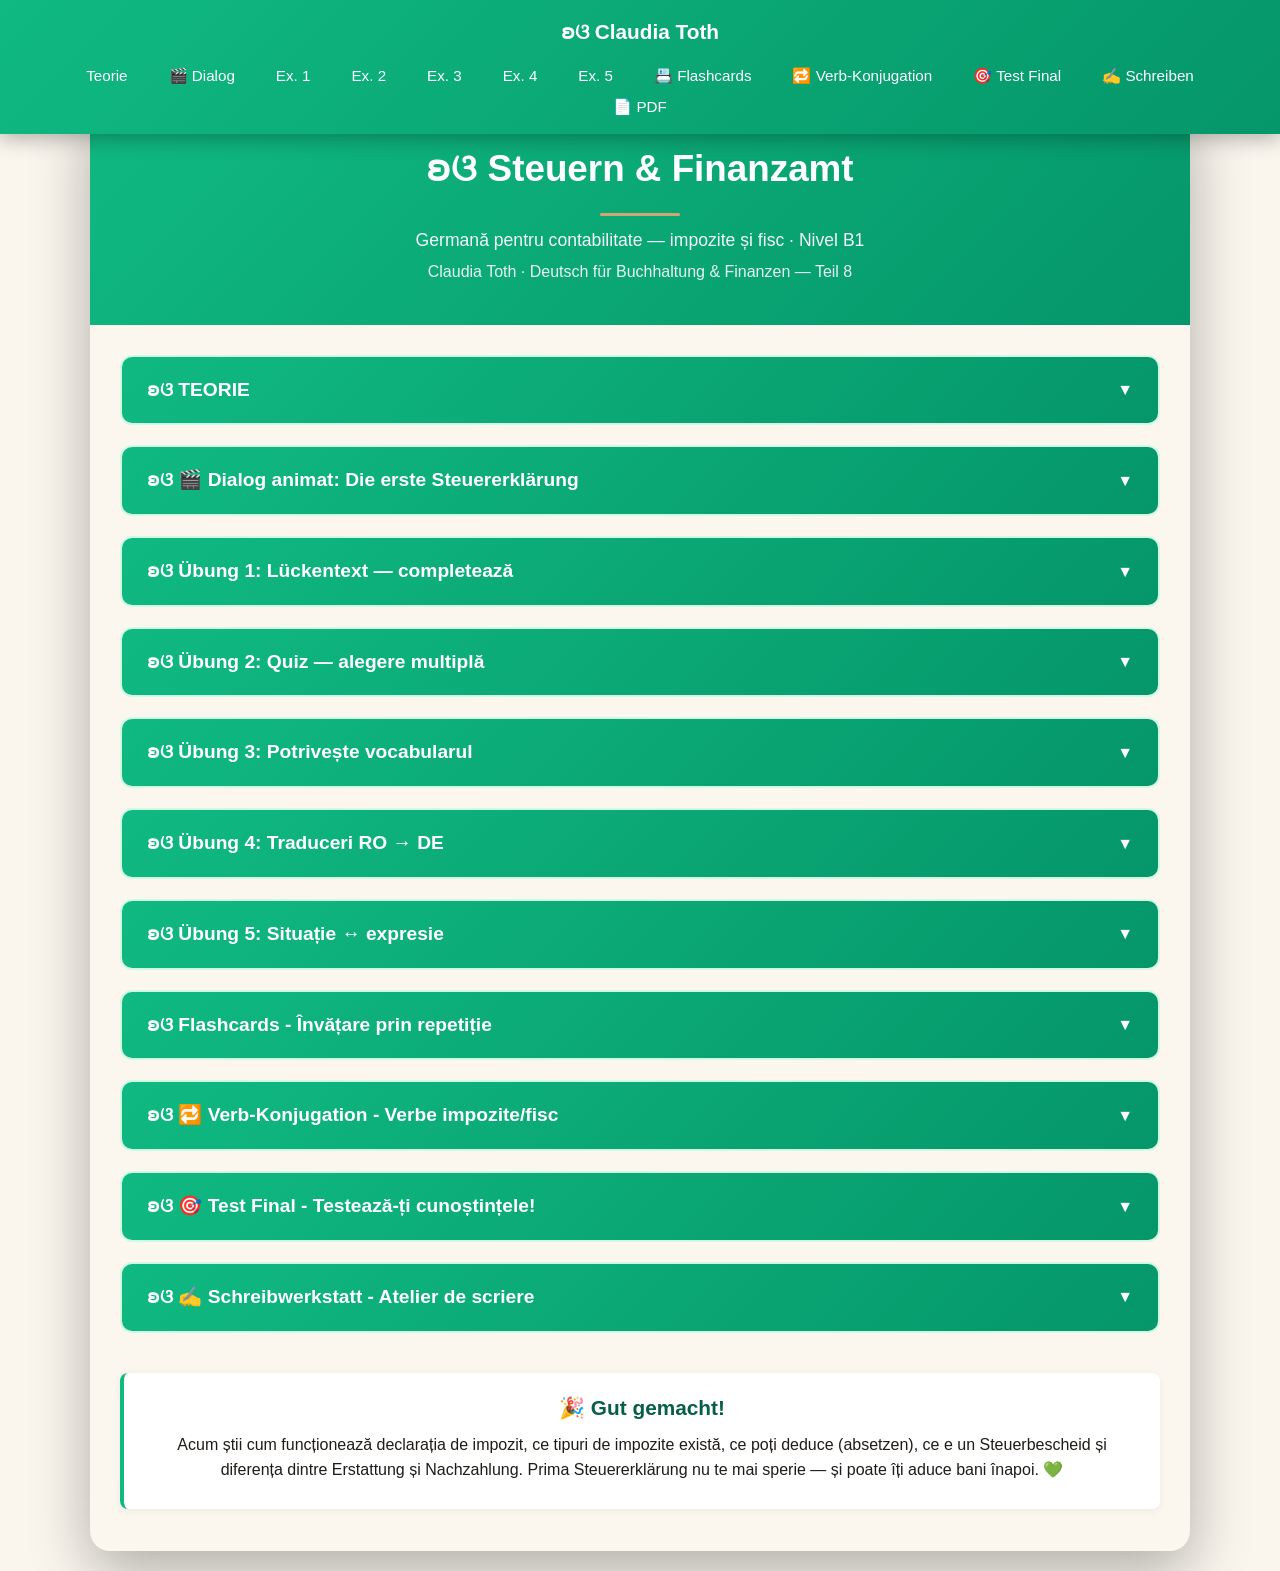
<file: index.html>
<!DOCTYPE html>
<html lang="ro">
<head>
    <meta charset="UTF-8">
    <meta name="robots" content="noindex, nofollow">
    <meta name="viewport" content="width=device-width, initial-scale=1.0">
    <title>Steuern & Finanzamt — germană pentru contabilitate · B1</title>
    <meta property="og:title" content="Buchhaltung Teil 8 — Steuern & Finanzamt">
    <meta property="og:description" content="Germană pentru impozite și fisc: Steuererklärung, Einkommensteuer, Steuerbescheid, Erstattung/Nachzahlung, absetzen + dialog animat la consilierul fiscal. Nivel B1.">
    <meta property="og:type" content="website">
    <link rel="stylesheet" href="styles.css">
</head>
<body>
    <nav class="navbar">
        <a href="#top" class="navbar-logo">ʚଓ Claudia Toth</a>
        <ul class="navbar-menu">
            <li><a href="#teorie" onclick="openSection(0)">Teorie</a></li>
            <li><a href="#dialog" onclick="openSection(1)">🎬 Dialog</a></li>
            <li><a href="#ex1" onclick="openSection(2)">Ex. 1</a></li>
            <li><a href="#ex2" onclick="openSection(3)">Ex. 2</a></li>
            <li><a href="#ex3" onclick="openSection(4)">Ex. 3</a></li>
            <li><a href="#ex4" onclick="openSection(5)">Ex. 4</a></li>
            <li><a href="#ex5" onclick="openSection(6)">Ex. 5</a></li>
            <li><a href="#flashcards" onclick="openSection(7)">📇 Flashcards</a></li>
            <li><a href="#verbs" onclick="openSection(8)">🔁 Verb-Konjugation</a></li>
            <li><a href="#final-test" onclick="openSection(9)">🎯 Test Final</a></li>
            <li><a href="#schreiben" onclick="openSection(10)">✍️ Schreiben</a></li>
            <li><a href="curs-buchhaltung-8-steuern-finanzamt.pdf" download>📄 PDF</a></li>
        </ul>
    </nav>

    <div class="container" id="top">
        <div class="header">
            <h1>ʚଓ Steuern & Finanzamt</h1>
            <p class="subtitle">Germană pentru contabilitate — impozite și fisc · Nivel B1</p>
            <p>Claudia Toth · Deutsch für Buchhaltung & Finanzen — Teil 8</p>
        </div>

        <div class="content">
            <div class="section" id="teorie">
                <div class="section-header" onclick="toggleMainSection(0)"><h3>ʚଓ TEORIE</h3><span class="arrow">▼</span></div>
                <div class="section-content" id="main-section-0"><div id="theory-container"></div></div>
            </div>

            <div class="section" id="dialog">
                <div class="section-header" onclick="toggleMainSection(1)"><h3>ʚଓ 🎬 Dialog animat: Die erste Steuererklärung</h3><span class="arrow">▼</span></div>
                <div class="section-content" id="main-section-1">
                    <p style="margin-bottom:14px;"><em>Apasă ▶️ Pornește. Andreea face prima ei declarație de impozit și merge la consiliera fiscală. Frau Vogel îi explică ce poate deduce și ce urmează. Reascultă orice replică cu 🔁.</em></p>
                    <div id="dialog1-container"></div>
                </div>
            </div>

            <div class="section" id="ex1">
                <div class="section-header" onclick="toggleMainSection(2)"><h3>ʚଓ Übung 1: Lückentext — completează</h3><span class="arrow">▼</span></div>
                <div class="section-content" id="main-section-2">
                    <div id="ex1-container"></div>
                    <div class="btn-container"><button class="btn btn-check" onclick="checkExercise(1)">✓ Verifica</button><button class="btn btn-reset" onclick="resetExercise(1)">↻ Reseteaza</button></div>
                    <div class="score" id="score-1"></div>
                </div>
            </div>

            <div class="section" id="ex2">
                <div class="section-header" onclick="toggleMainSection(3)"><h3>ʚଓ Übung 2: Quiz — alegere multiplă</h3><span class="arrow">▼</span></div>
                <div class="section-content" id="main-section-3">
                    <div id="ex2-container"></div>
                    <div class="btn-container"><button class="btn btn-check" onclick="checkExercise(2)">✓ Verifica</button><button class="btn btn-reset" onclick="resetExercise(2)">↻ Reseteaza</button></div>
                    <div class="score" id="score-2"></div>
                </div>
            </div>

            <div class="section" id="ex3">
                <div class="section-header" onclick="toggleMainSection(4)"><h3>ʚଓ Übung 3: Potrivește vocabularul</h3><span class="arrow">▼</span></div>
                <div class="section-content" id="main-section-4">
                    <div id="ex3-container"></div>
                    <div class="btn-container"><button class="btn btn-check" onclick="checkExercise(3)">✓ Verifica</button><button class="btn btn-reset" onclick="resetExercise(3)">↻ Reseteaza</button></div>
                    <div class="score" id="score-3"></div>
                </div>
            </div>

            <div class="section" id="ex4">
                <div class="section-header" onclick="toggleMainSection(5)"><h3>ʚଓ Übung 4: Traduceri RO → DE</h3><span class="arrow">▼</span></div>
                <div class="section-content" id="main-section-5">
                    <div id="ex4-container"></div>
                    <div class="btn-container"><button class="btn btn-check" onclick="checkExercise(4)">✓ Verifica</button><button class="btn btn-reset" onclick="resetExercise(4)">↻ Reseteaza</button></div>
                    <div class="score" id="score-4"></div>
                </div>
            </div>

            <div class="section" id="ex5">
                <div class="section-header" onclick="toggleMainSection(6)"><h3>ʚଓ Übung 5: Situație ↔ expresie</h3><span class="arrow">▼</span></div>
                <div class="section-content" id="main-section-6">
                    <div id="ex5-container"></div>
                    <div class="btn-container"><button class="btn btn-check" onclick="checkExercise(5)">✓ Verifica</button><button class="btn btn-reset" onclick="resetExercise(5)">↻ Reseteaza</button></div>
                    <div class="score" id="score-5"></div>
                </div>
            </div>

            <div class="section" id="flashcards">
                <div class="section-header" onclick="toggleMainSection(7)"><h3>ʚଓ Flashcards - Învățare prin repetiție</h3><span class="arrow">▼</span></div>
                <div class="section-content" id="main-section-7"><div id="flashcards-container"></div></div>
            </div>

            <div class="section" id="verbs">
                <div class="section-header" onclick="toggleMainSection(8)"><h3>ʚଓ 🔁 Verb-Konjugation - Verbe impozite/fisc</h3><span class="arrow">▼</span></div>
                <div class="section-content" id="main-section-8"><div id="verbs-container"></div></div>
            </div>

            <div class="section" id="final-test">
                <div class="section-header" onclick="toggleMainSection(9)"><h3>ʚଓ 🎯 Test Final - Testează-ți cunoștințele!</h3><span class="arrow">▼</span></div>
                <div class="section-content" id="main-section-9"><div id="final-test-container"></div></div>
            </div>

            <div class="section" id="schreiben">
                <div class="section-header" onclick="toggleMainSection(10)"><h3>ʚଓ ✍️ Schreibwerkstatt - Atelier de scriere</h3><span class="arrow">▼</span></div>
                <div class="section-content" id="main-section-10">
                    <div class="exercise-instruction">
                        <strong>✍️ Sarcina de scriere:</strong> Scrie un text scurt (aprox. <strong>40-60 de cuvinte</strong>) — descrie cum faci (sau ai face) prima ta declarație de impozit în Germania, sau ce întrebări ai pentru consilierul fiscal. Folosește <strong>minimum 6 cuvinte</strong> din lecție.
                    </div>
                    <div class="theory-box" style="background:#FBF7EF;">
                        <h4>💡 Răspunde la întrebările (Leitfragen):</h4>
                        <ul style="margin:6px 0 0 18px; line-height:1.7;">
                            <li>📝 <strong>Machen Sie eine Steuererklärung?</strong> (Faci o declarație de impozit?)</li>
                            <li>📉 <strong>Was möchten Sie absetzen?</strong> (Ce vrei să deduci? — Fahrtkosten, Fortbildung)</li>
                            <li>📅 <strong>Bis wann ist die Frist?</strong> (Până când e termenul?)</li>
                            <li>💶 <strong>Erwarten Sie eine Erstattung oder eine Nachzahlung?</strong> (Aștepți rambursare sau plată?)</li>
                            <li>👩‍💼 <strong>Brauchen Sie einen Steuerberater?</strong> (Ai nevoie de un consilier fiscal?)</li>
                        </ul>
                    </div>
                    <div class="theory-box" style="background:#F5F0E8; border-left:4px solid #D4A574;">
                        <h4>📝 Model (ca să-ți fie mai ușor):</h4>
                        <p class="de" style="color:#065f46;"><em>Dieses Jahr mache ich zum ersten Mal eine Steuererklärung. Ich möchte die Fahrtkosten zur Arbeit und eine Fortbildung von der Steuer absetzen. Dafür habe ich alle Belege gesammelt. Die Frist ist der 31. Juli. Ich gebe die Erklärung beim Finanzamt ab. Ich hoffe, ich bekomme eine Erstattung und keine Nachzahlung. Wenn es kompliziert wird, frage ich einen Steuerberater.</em></p>
                        <p class="ro" style="color:#5A5147; font-style:italic;">(Anul acesta fac pentru prima dată o declarație de impozit. Vreau să deduc costurile de drum la muncă și un curs de perfecționare. Pentru asta am strâns toate documentele. Termenul e 31 iulie. Depun declarația la fisc. Sper să primesc o rambursare și nu o plată suplimentară. Dacă devine complicat, întreb un consilier fiscal.)</p>
                    </div>
                    <div style="text-align:center; margin-top:22px;">
                        <p style="color:#047857; margin-bottom:14px; font-size:1rem;">Când ești gata, trimite-mi textul tău prin formular. Îl citesc și îți dau feedback personalizat. 🦋</p>
                        <a href="https://forms.gle/iBwxTRrkZoEHW1z28" target="_blank" rel="noopener noreferrer" style="display:inline-block; background:#10B981; color:white; padding:14px 32px; border-radius:10px; text-decoration:none; font-weight:bold; font-size:1.05rem; box-shadow:0 2px 6px rgba(16,185,129,0.3);">✍️ Trimite textul tău →</a>
                    </div>
                </div>
            </div>

            <div class="theory-box" style="text-align: center; margin-top: 40px;">
                <p style="font-size: 1.3rem; font-weight: bold; color: #065f46;">🎉 Gut gemacht!</p>
                <p>Acum știi cum funcționează declarația de impozit, ce tipuri de impozite există, ce poți deduce (absetzen), ce e un Steuerbescheid și diferența dintre Erstattung și Nachzahlung. Prima Steuererklärung nu te mai sperie — și poate îți aduce bani înapoi. 💚</p>
            </div>
        </div>
    </div>

    <script src="theory.js"></script>
    <script src="dialogs.js?v=1"></script>
    <script src="exercises.js"></script>
    <script src="flashcards.js"></script>
    <script src="verbs.js"></script>
    <script src="final-test.js"></script>
    <script src="main.js"></script>
</body>
</html>
</file>
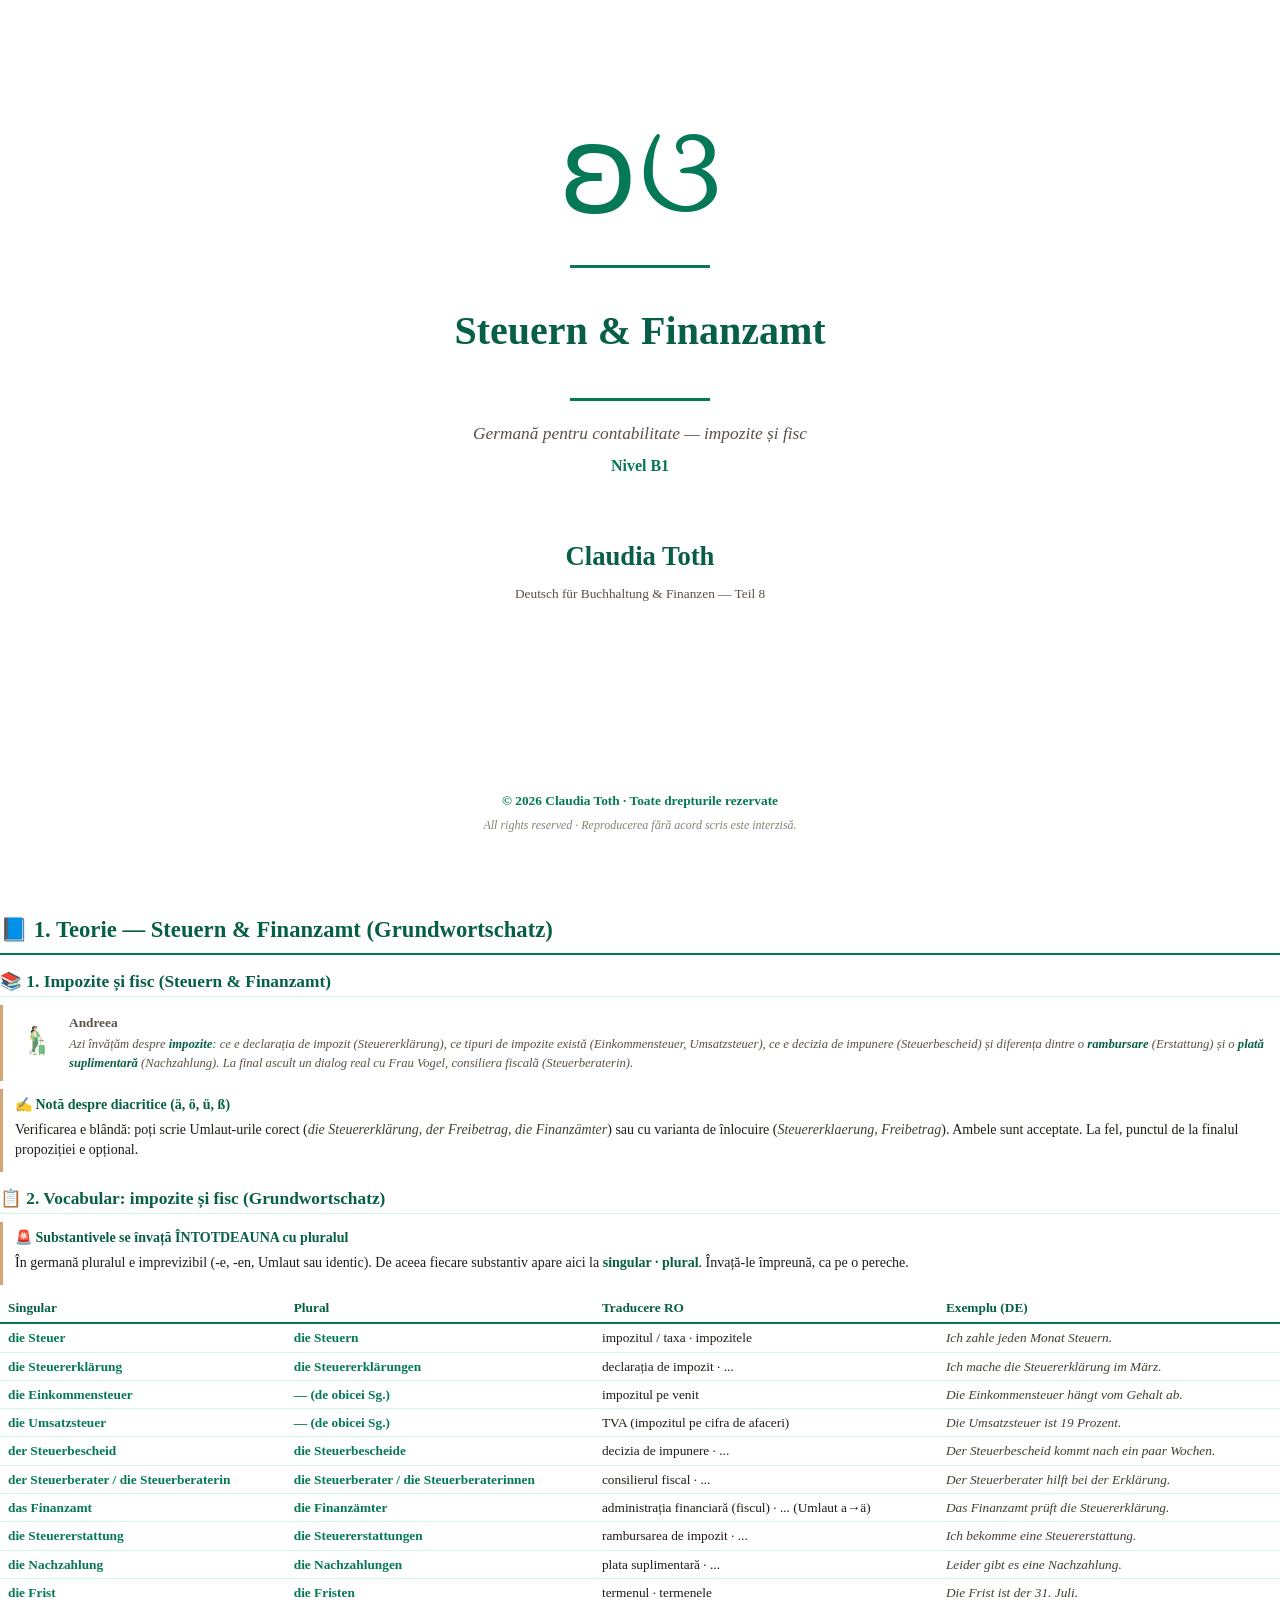
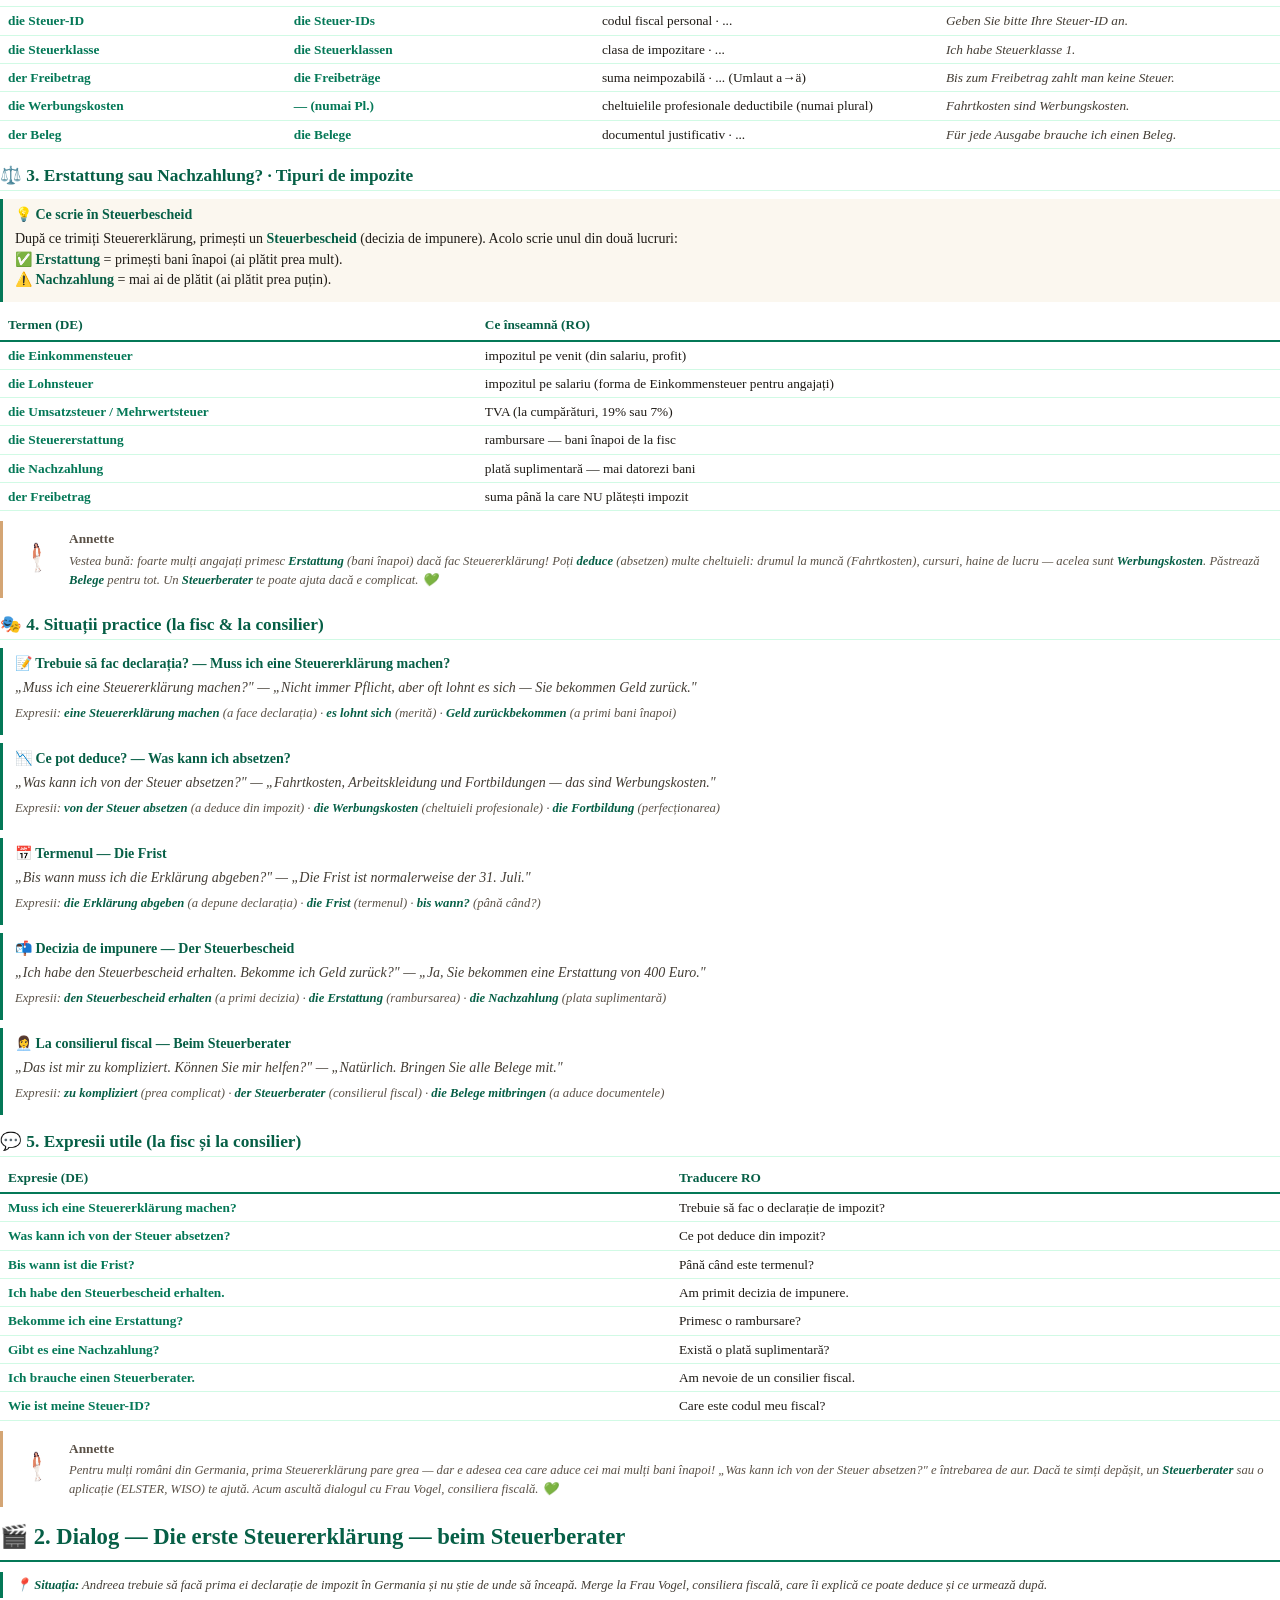
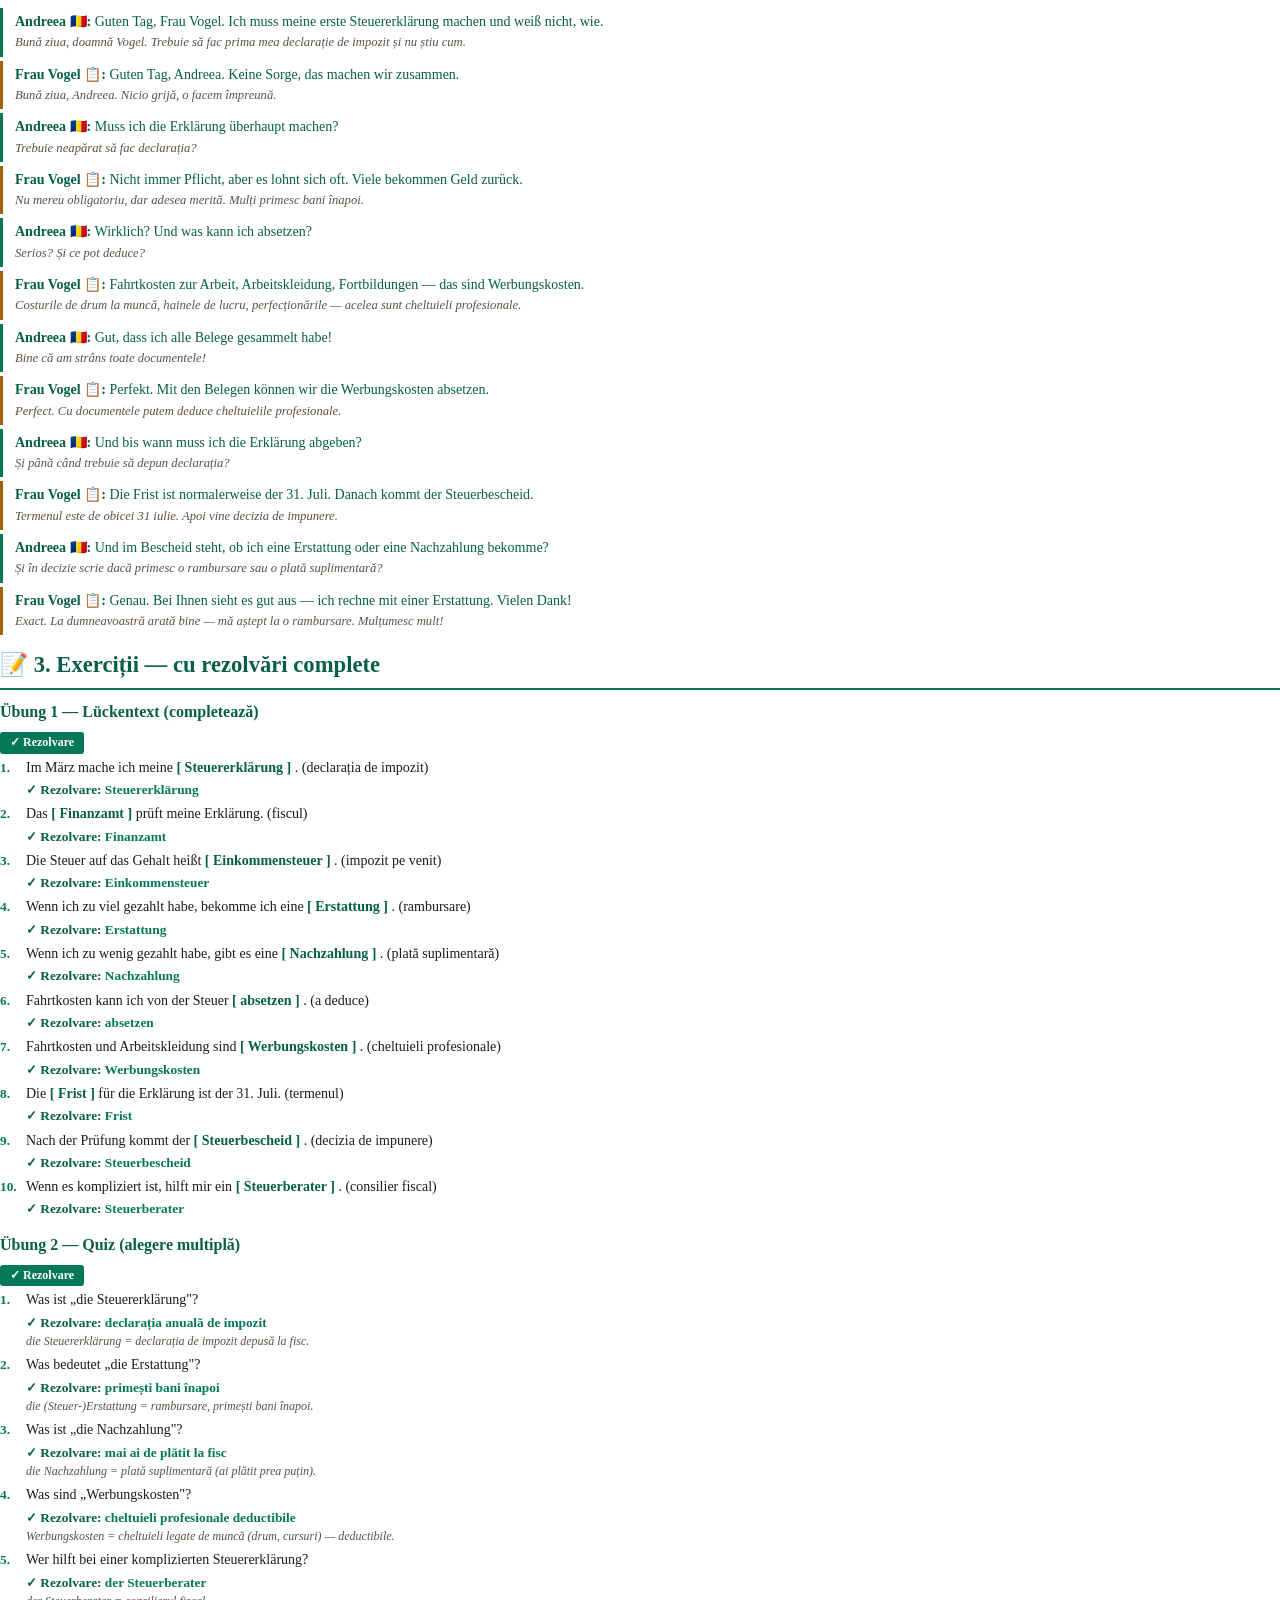
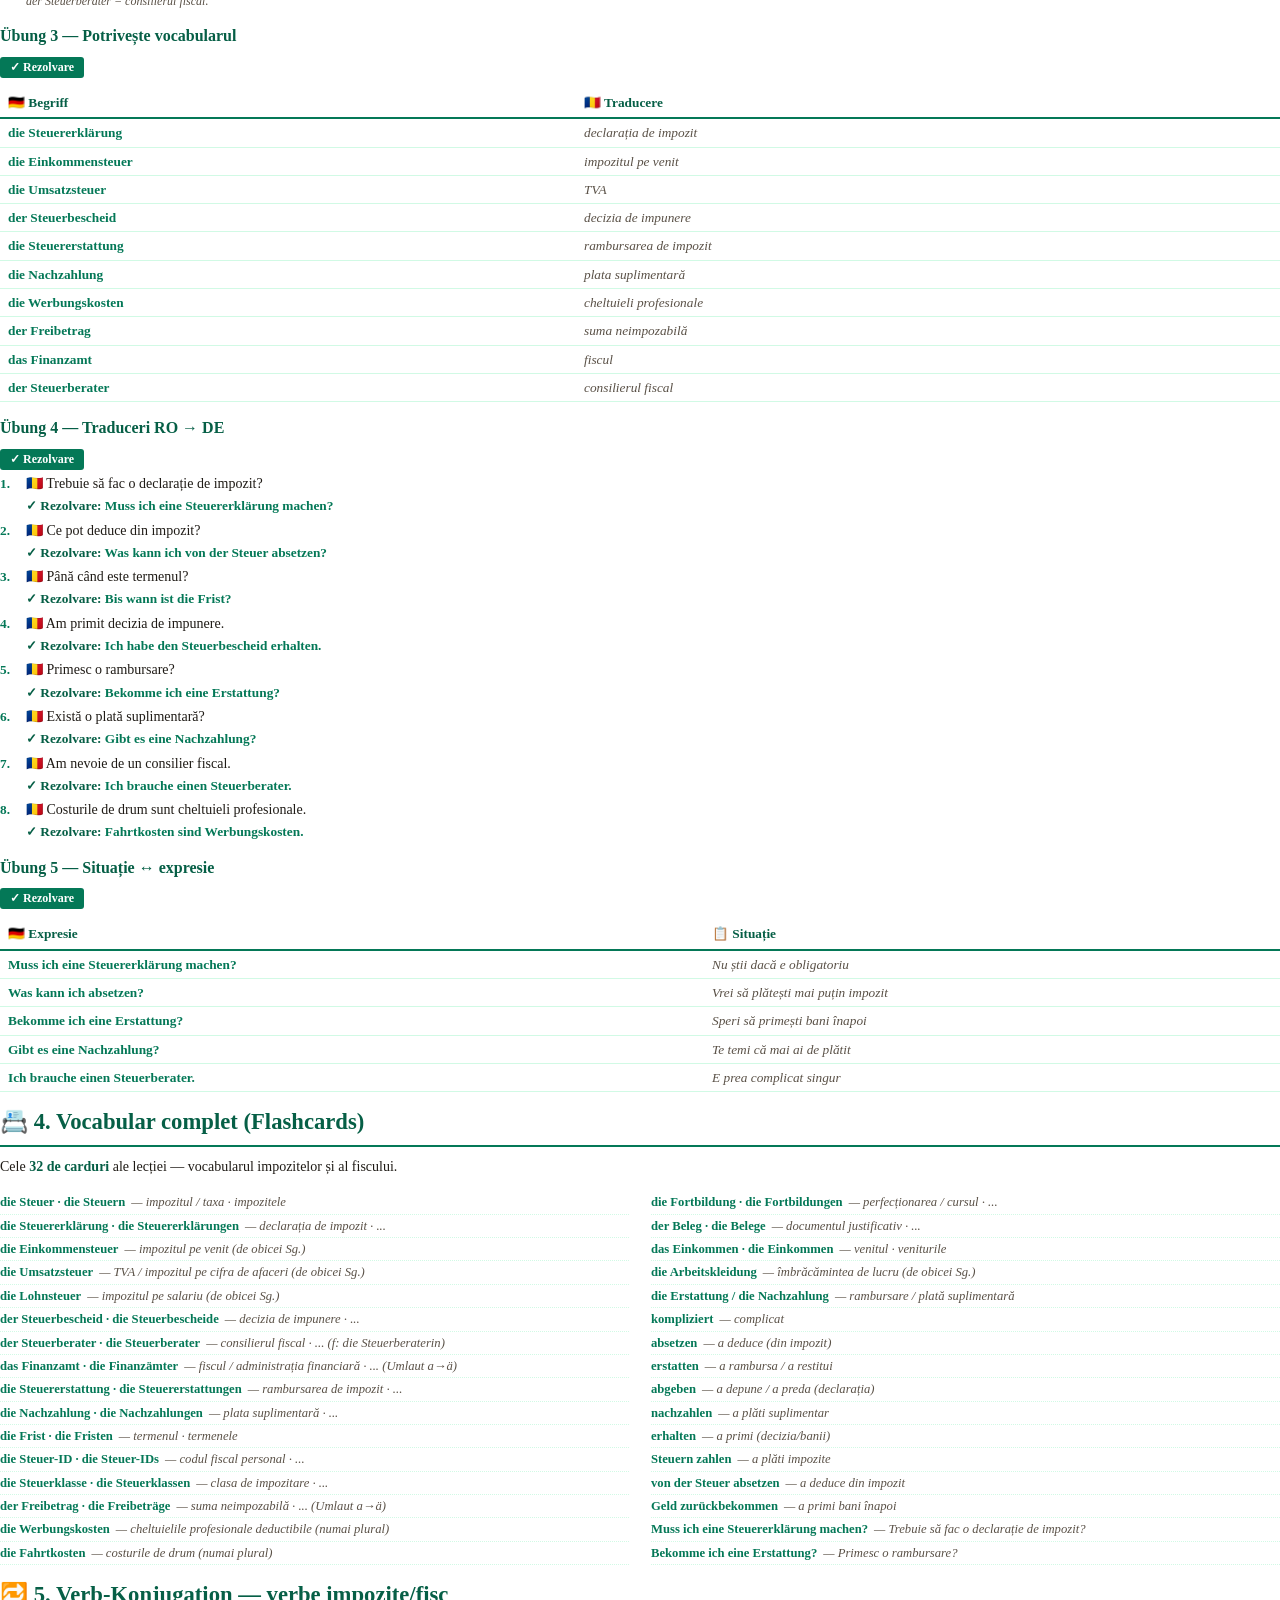
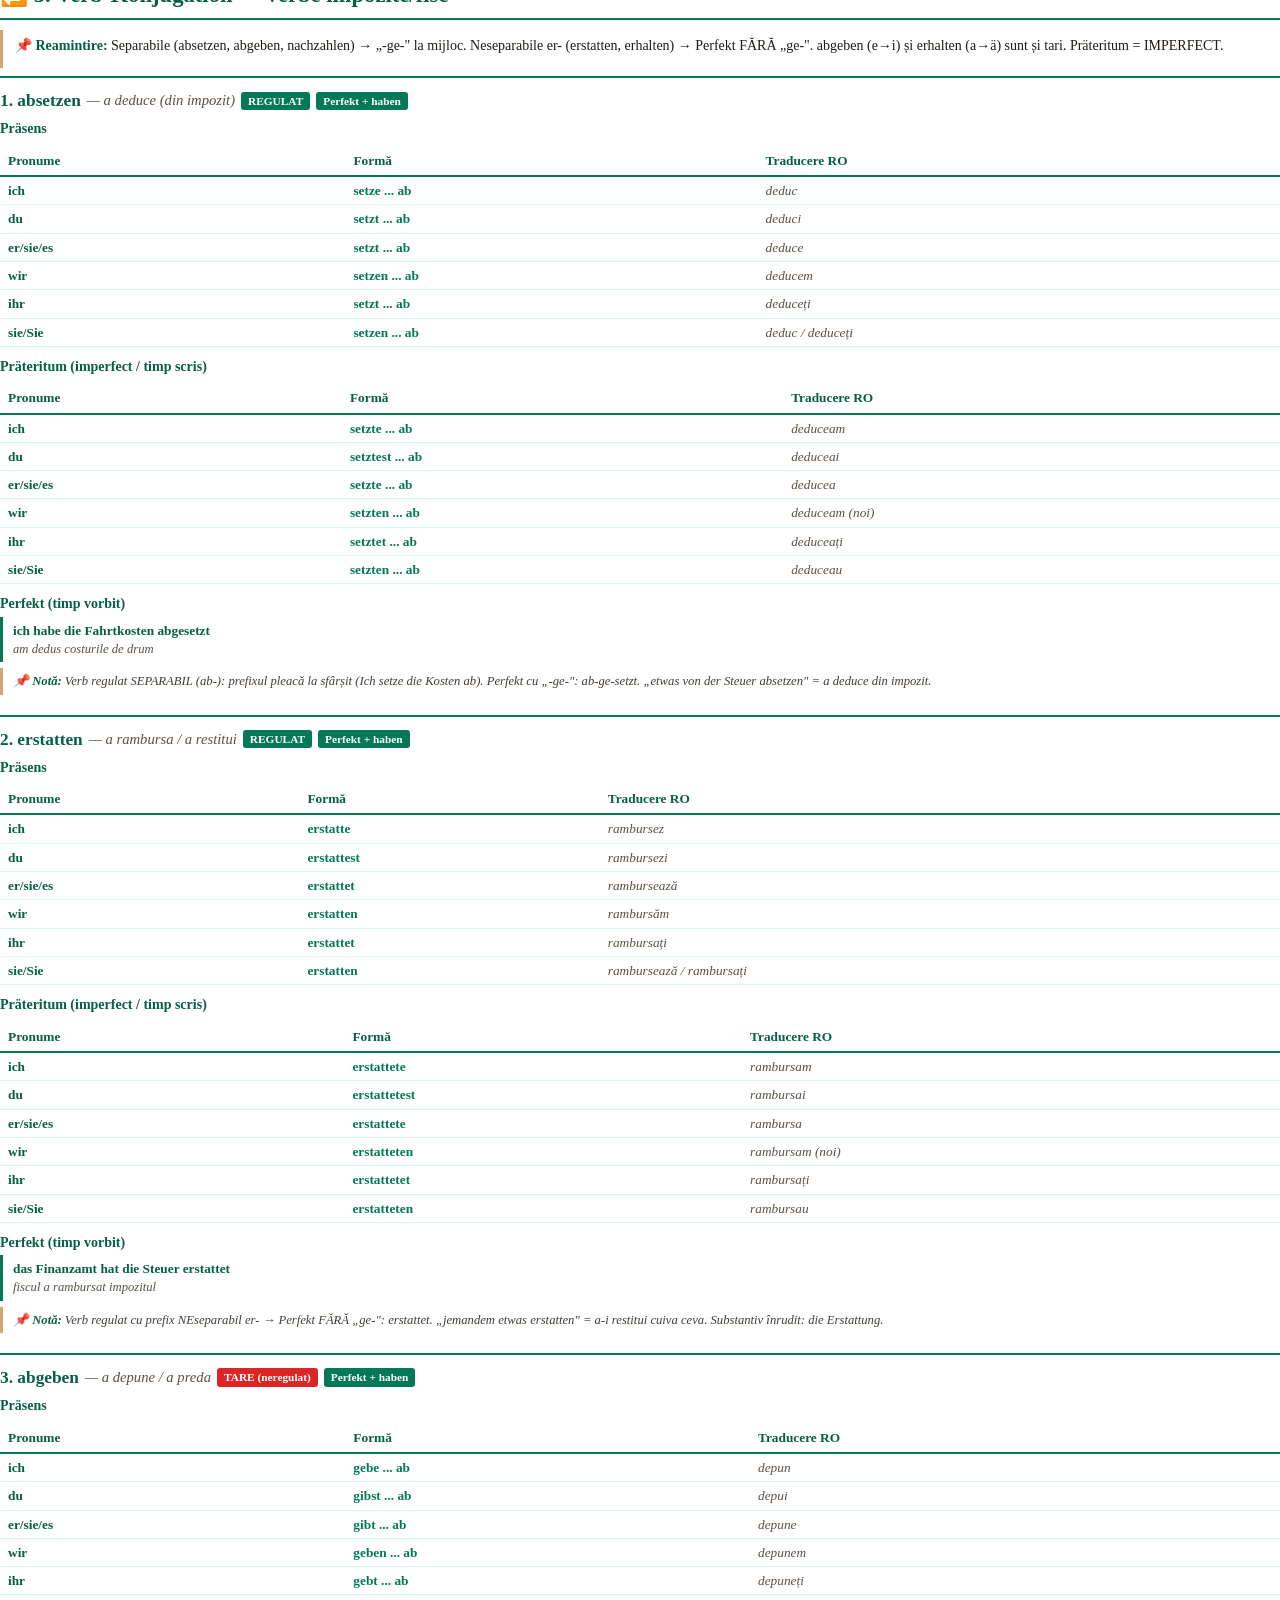
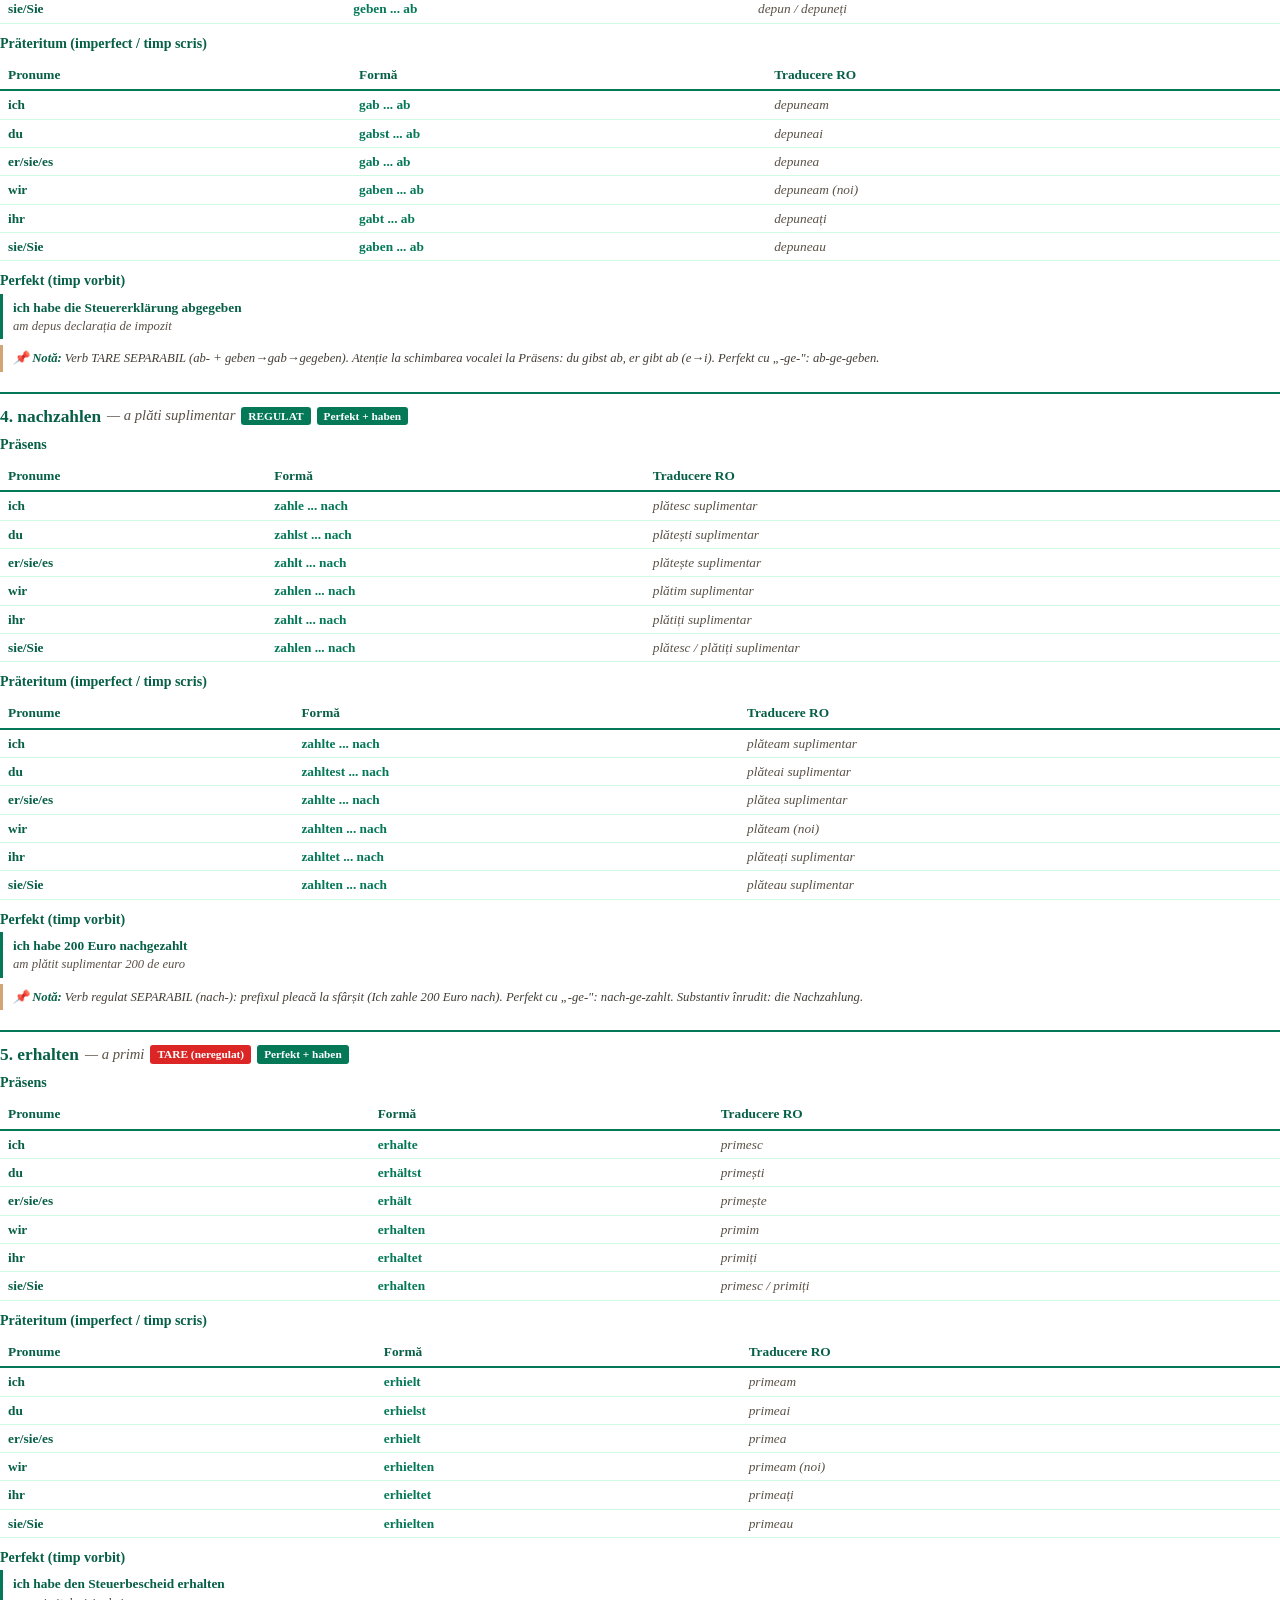
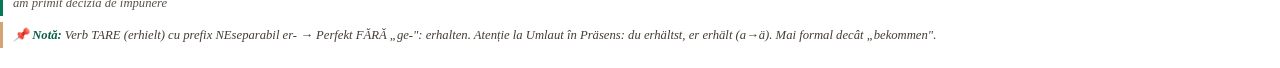
<file: pdf.html>
<!DOCTYPE html>
<html lang="ro">
<head>
    <meta charset="UTF-8">
    <meta name="robots" content="noindex, nofollow">
    <title>Steuern &amp; Finanzamt · Claudia Toth · B1</title>
    <style>
        @page { size: A4; margin: 22mm 18mm 22mm 18mm; @bottom-center { content: "ʚଓ Claudia Toth · Buchhaltung Teil 8: Steuern & Finanzamt · Nivel B1 · © 2026 — Toate drepturile rezervate · pag. " counter(page) " / " counter(pages); font-size: 8.5pt; color: #047857; font-family: 'Georgia', 'Times New Roman', serif; } }
        @page :first { margin: 0; @bottom-center { content: ""; } }
        * { box-sizing: border-box; margin: 0; padding: 0; }
        body { font-family: 'Georgia', 'Times New Roman', serif; color: #1F1B16; line-height: 1.45; font-size: 10.5pt; -webkit-print-color-adjust: exact; print-color-adjust: exact; }
        .cover { width: 100%; min-height: 100vh; padding: 80px 60px 60px; text-align: center; display: flex; flex-direction: column; align-items: center; justify-content: flex-start; page-break-after: always; }
        .cover-symbol { font-size: 90pt; color: #047857; line-height: 1; margin: 30px 0 15px; font-family: 'Segoe UI Emoji', 'Segoe UI', sans-serif; }
        .cover-divider { width: 140px; height: 3px; background: #047857; margin: 20px 0; border: none; }
        .cover-title { font-size: 30pt; color: #065f46; font-weight: bold; margin: 14px 0 18px; font-family: 'Georgia', serif; }
        .cover-subtitle { font-size: 13pt; color: #5A5147; font-style: italic; margin-bottom: 8px; }
        .cover-level { font-size: 12pt; color: #047857; font-weight: bold; margin-bottom: 60px; }
        .cover-author { font-size: 20pt; color: #065f46; font-weight: bold; margin-bottom: 8px; }
        .cover-series { font-size: 10pt; color: #5A5147; margin-bottom: 80px; }
        .cover-copyright { margin-top: auto; font-size: 10pt; color: #047857; font-weight: 600; }
        .cover-notice { font-size: 9pt; color: #8a8175; font-style: italic; margin-top: 6px; }
        h1.chapter { color: #065f46; padding: 0 0 6px 0; font-size: 17pt; margin: 14px 0 10px; border-bottom: 2px solid #047857; font-family: 'Georgia', serif; page-break-after: avoid; }
        h2.sub-chapter { color: #065f46; font-size: 13pt; margin: 14px 0 6px; padding-bottom: 2px; border-bottom: 1px solid #d1fae5; font-family: 'Georgia', serif; page-break-after: avoid; }
        p { margin-bottom: 6px; } strong { color: #065f46; } em { color: #433d35; font-style: italic; }
        ul, ol { margin: 4px 0 8px 22px; } li { margin-bottom: 2px; }
        .theory-box { background: transparent; border-left: 3px solid #047857; padding: 6px 12px; margin: 8px 0; page-break-inside: avoid; }
        .theory-box h4 { color: #065f46; font-size: 10.5pt; margin-bottom: 4px; }
        .theory-box .de { color: #065f46; } .theory-box .ro { color: #5A5147; font-style: italic; font-size: 9.5pt; }
        .warn-box { border-left-color: #D4A574; } .info-box { border-left-color: #D4A574; }
        table { width: 100%; border-collapse: collapse; margin: 6px 0 10px; font-size: 10pt; page-break-inside: avoid; }
        table th { padding: 5px 8px; text-align: left; font-weight: bold; color: #065f46; border-bottom: 2px solid #047857; }
        table td { padding: 4px 8px; border-bottom: 1px solid #d1fae5; vertical-align: top; }
        td.verb { color: #047857; font-weight: bold; } td.ro-text { color: #5A5147; font-style: italic; }
        .dlg-context { border-left: 3px solid #047857; padding: 4px 12px; margin: 6px 0 10px; font-style: italic; color: #433d35; font-size: 9.5pt; }
        .dlg-line { padding: 4px 12px; margin-bottom: 4px; page-break-inside: avoid; }
        .dlg-line.andreea { border-left: 3px solid #047857; } .dlg-line.vogel { border-left: 3px solid #a16207; }
        .dlg-line .sp { font-weight: bold; color: #065f46; } .dlg-line .de { color: #065f46; } .dlg-line .ro { color: #5A5147; font-style: italic; font-size: 9.5pt; }
        .ex-block { margin-bottom: 14px; page-break-inside: avoid; }
        .ex-block h3 { color: #065f46; font-size: 12pt; margin-bottom: 5px; }
        .rezolvare-banner { display: inline-block; background: #047857; color: white; padding: 2px 10px; border-radius: 3px; font-size: 9pt; font-weight: bold; margin: 4px 0; -webkit-print-color-adjust: exact; print-color-adjust: exact; }
        .ex-item { display: flex; gap: 8px; margin-bottom: 5px; align-items: flex-start; }
        .ex-num { color: #047857; font-weight: bold; font-size: 10pt; flex-shrink: 0; min-width: 18px; } .ex-num::after { content: "."; }
        .ex-body { flex: 1; } .ex-a { color: #047857; font-weight: bold; font-size: 10pt; margin-top: 2px; } .ex-a::before { content: "✓ Rezolvare: "; color: #065f46; }
        .ex-explanation { color: #5A5147; font-size: 9pt; font-style: italic; margin-top: 1px; }
        .flashcards-grid { columns: 2; column-gap: 22px; margin-top: 8px; }
        .fc-row { break-inside: avoid; padding: 2px 0; border-bottom: 1px dotted #d1fae5; font-size: 9.5pt; }
        .fc-row .de { color: #047857; font-weight: bold; } .fc-row .ro { color: #5A5147; font-style: italic; margin-left: 6px; }
        .verb-card { border-top: 2px solid #047857; padding: 10px 0 8px 0; margin-bottom: 12px; page-break-inside: avoid; }
        .verb-card .vh { display: flex; align-items: center; flex-wrap: wrap; gap: 6px; margin-bottom: 6px; }
        .verb-card .vh .name { font-size: 13pt; color: #065f46; font-weight: bold; } .verb-card .vh .ro { color: #5A5147; font-style: italic; font-size: 11pt; }
        .verb-card .vh .badge { display: inline-block; padding: 1px 7px; border-radius: 3px; font-size: 8.5pt; color: white; font-weight: bold; -webkit-print-color-adjust: exact; print-color-adjust: exact; }
        .verb-card .badge.weak { background: #047857; } .verb-card .badge.strong { background: #dc2626; } .verb-card .badge.haben { background: #047857; } .verb-card .badge.sein { background: #2563eb; }
        .verb-card h5 { color: #065f46; margin: 6px 0 2px; font-size: 10.5pt; }
        .verb-card .perfekt-box { border-left: 3px solid #047857; padding: 4px 10px; margin-top: 2px; font-size: 10pt; }
        .verb-card .perfekt-box .de { color: #065f46; font-weight: 600; } .verb-card .perfekt-box .ro { color: #5A5147; font-style: italic; font-size: 9.5pt; }
        .verb-card .note { font-size: 9.5pt; color: #433d35; padding: 4px 10px; border-left: 3px solid #D4A574; margin-top: 6px; font-style: italic; }
        .new-section { page-break-before: always; }
        .andreea-note { display: flex; gap: 10px; align-items: flex-start; border-left: 3px solid #D4A574; padding: 8px 12px; margin: 8px 0; page-break-inside: avoid; }
        .andreea-note-avatar { width: 44px; height: 56px; object-fit: contain; flex-shrink: 0; }
        .andreea-note-content { flex: 1; } .andreea-note-content .speaker { font-weight: bold; color: #5A5147; font-size: 10pt; margin-bottom: 3px; } .andreea-note-content .text { color: #5A5147; font-size: 9.5pt; font-style: italic; line-height: 1.5; }
    </style>
</head>
<body>
<div class="cover">
    <div class="cover-symbol">ʚଓ</div>
    <hr class="cover-divider">
    <h1 class="cover-title">Steuern &amp; Finanzamt</h1>
    <hr class="cover-divider">
    <p class="cover-subtitle">Germană pentru contabilitate — impozite și fisc</p>
    <p class="cover-level">Nivel B1</p>
    <p class="cover-author">Claudia Toth</p>
    <p class="cover-series">Deutsch für Buchhaltung & Finanzen — Teil 8</p>
    <div class="cover-copyright">© 2026 Claudia Toth · Toate drepturile rezervate</div>
    <p class="cover-notice">All rights reserved · Reproducerea fără acord scris este interzisă.</p>
</div>
<div id="pdf-content"></div>
<script src="theory.js"></script>
<script src="dialogs.js"></script>
<script src="exercises.js"></script>
<script src="flashcards.js"></script>
<script src="verbs.js"></script>
<script src="final-test.js"></script>
<script src="pdf-builder.js"></script>
</body>
</html>
</file>
<file: styles.css>
/* ============================================
   CLAUDIA TOTH - NOMEN-VERB-VERBINDUNGEN
   Design verde profesional · Mobile responsive
   ============================================ */

* {
    margin: 0;
    padding: 0;
    box-sizing: border-box;
}

body {
    font-family: 'Segoe UI', Tahoma, Geneva, Verdana, sans-serif;
    background: #FAF6EE;
    line-height: 1.6;
    padding: 0;
    padding-top: 80px;
    min-height: 100vh;
    color: #1F1B16;
}

/* ============================================
   NAVIGATION BAR
   ============================================ */
.navbar {
    position: fixed;
    top: 0;
    left: 0;
    right: 0;
    background: linear-gradient(135deg, #10b981 0%, #059669 100%);
    padding: 15px 30px;
    box-shadow: 0 4px 20px rgba(0,0,0,0.3);
    z-index: 1000;
    display: flex;
    flex-direction: column;
    gap: 15px;
    align-items: center;
    justify-content: center;
}

.navbar-logo {
    color: white;
    font-size: 1.3rem;
    font-weight: bold;
    text-decoration: none;
}

.navbar-menu {
    display: flex;
    gap: 5px;
    list-style: none;
    align-items: center;
    flex-wrap: wrap;
    justify-content: center;
}

.navbar-menu a {
    color: white;
    text-decoration: none;
    padding: 10px 18px;
    border-radius: 8px;
    transition: all 0.3s;
    font-size: 0.95rem;
    font-weight: 500;
}

.navbar-menu a:hover {
    background: rgba(255,255,255,0.2);
    transform: translateY(-2px);
}

/* ============================================
   CONTAINER PRINCIPAL
   ============================================ */
.container {
    max-width: 1100px;
    margin: 20px auto;
    background: #FBF7EF;
    border-radius: 20px;
    box-shadow: 0 20px 60px rgba(0,0,0,0.3);
    overflow: hidden;
}

.header {
    background: linear-gradient(135deg, #10b981 0%, #059669 100%);
    color: white;
    padding: 40px 30px;
    text-align: center;
}

.header h1 {
    font-size: 2.3rem;
    margin-bottom: 10px;
}

.header .subtitle {
    font-size: 1.1rem;
    opacity: 0.95;
    margin-bottom: 5px;
}

.header p {
    font-size: 1rem;
    opacity: 0.9;
}

.content {
    padding: 30px;
}

/* ============================================
   SECȚIUNI (Teorie + Exerciții)
   ============================================ */
.section {
    margin-bottom: 20px;
    scroll-margin-top: 100px;
    border-radius: 12px;
    overflow: hidden;
    border: 2px solid #d1fae5;
}

.section-header {
    background: linear-gradient(135deg, #10b981 0%, #059669 100%);
    color: white;
    padding: 18px 25px;
    cursor: pointer;
    display: flex;
    justify-content: space-between;
    align-items: center;
    transition: all 0.3s;
}

.section-header:hover {
    background: linear-gradient(135deg, #059669 0%, #047857 100%);
}

.section-header h3 {
    font-size: 1.2rem;
}

.arrow {
    transition: transform 0.3s;
    font-size: 1rem;
}

.arrow.rotated {
    transform: rotate(180deg);
}

.section-content {
    display: none;
    padding: 25px;
    background: #FBF7EF;
}

.section-content.active {
    display: block;
    animation: fadeIn 0.4s ease-in-out;
}

@keyframes fadeIn {
    from { opacity: 0; transform: translateY(-5px); }
    to { opacity: 1; transform: translateY(0); }
}

/* ============================================
   SUB-SECȚIUNI (în Teorie)
   ============================================ */
.sub-section {
    margin-bottom: 12px;
    border-radius: 10px;
    overflow: hidden;
    border: 1px solid #a7f3d0;
    background: white;
}

.sub-section-header {
    background: #d1fae5;
    color: #065f46;
    padding: 12px 18px;
    cursor: pointer;
    display: flex;
    justify-content: space-between;
    align-items: center;
    font-weight: 600;
    transition: background 0.3s;
    gap: 10px;
}

.sub-section-header > span:first-child {
    flex: 1;
}

.sub-section-header:hover {
    background: #a7f3d0;
}

/* ============================================
   AUDIO PLAYER (Play / Stop la fiecare subtitlu)
   ============================================ */
.audio-player {
    display: flex;
    align-items: center;
}

.audio-btn {
    background: #10b981;
    color: white;
    border: none;
    width: 36px;
    height: 36px;
    border-radius: 50%;
    cursor: pointer;
    font-size: 0.9rem;
    transition: all 0.3s;
    display: flex;
    align-items: center;
    justify-content: center;
    padding: 0;
    box-shadow: 0 2px 6px rgba(16, 185, 129, 0.3);
}

.audio-btn:hover {
    background: #059669;
    transform: scale(1.1);
    box-shadow: 0 4px 10px rgba(16, 185, 129, 0.5);
}

.audio-btn:active {
    transform: scale(0.95);
}

.lesson-audio {
    display: flex;
    align-items: center;
    gap: 12px;
    margin-bottom: 18px;
    padding: 10px 14px;
    background: #FBF7EF;
    border-left: 4px solid #10b981;
    border-radius: 6px;
}

.lesson-audio-label {
    color: #065f46;
    font-weight: 600;
    font-size: 0.95rem;
}

.sub-arrow {
    transition: transform 0.3s;
}

.sub-arrow.rotated {
    transform: rotate(180deg);
}

.sub-section-content {
    display: none;
    padding: 18px;
    background: white;
}

.sub-section-content.active {
    display: block;
}

/* ============================================
   THEORY BOX
   ============================================ */
.theory-box {
    background: white;
    border-left: 4px solid #10b981;
    padding: 18px 22px;
    margin: 12px 0;
    border-radius: 8px;
    box-shadow: 0 2px 8px rgba(0,0,0,0.05);
}

.theory-box h4 {
    color: #065f46;
    margin-bottom: 10px;
    font-size: 1.1rem;
}

.theory-box p {
    margin-bottom: 8px;
}

.theory-box ul {
    margin-left: 20px;
    margin-top: 8px;
}

.theory-box li {
    margin-bottom: 6px;
}

/* Exemple în context */
.example-box {
    background: #ecfdf5;
    border: 1px dashed #10b981;
    padding: 12px 16px;
    border-radius: 8px;
    margin: 10px 0;
    font-style: italic;
}

.example-box .de {
    color: #065f46;
    font-weight: 600;
    font-style: normal;
}

.example-box .ro {
    color: #5A5147;
    font-size: 0.95rem;
    margin-top: 4px;
}

/* Tabele teorie */
.theory-table {
    width: 100%;
    border-collapse: collapse;
    margin: 12px 0;
    background: white;
    border-radius: 8px;
    overflow: hidden;
    box-shadow: 0 2px 6px rgba(0,0,0,0.05);
}

.theory-table th {
    background: #10b981;
    color: white;
    padding: 12px;
    text-align: left;
    font-weight: 600;
}

.theory-table td {
    padding: 10px 12px;
    border-bottom: 1px solid #d1fae5;
}

.theory-table tr:last-child td {
    border-bottom: none;
}

.theory-table tr:nth-child(even) {
    background: #FBF7EF;
}

.theory-table .verb {
    color: #059669;
    font-weight: bold;
}

.theory-table .nomen {
    color: #065f46;
    font-weight: 600;
}

.theory-table .ro-text {
    color: #5A5147;
    font-style: italic;
    font-size: 0.95rem;
}

/* ============================================
   EXERCIȚII
   ============================================ */
.exercise-instruction {
    background: #F5F0E8;
    border-left: 4px solid #D4A574;
    padding: 12px 18px;
    margin-bottom: 18px;
    border-radius: 8px;
    color: #5A5147;
}

.exercise-item {
    background: white;
    padding: 15px 18px;
    margin-bottom: 12px;
    border-radius: 10px;
    display: flex;
    align-items: flex-start;
    gap: 12px;
    flex-wrap: wrap;
    box-shadow: 0 2px 6px rgba(0,0,0,0.05);
}

.exercise-number {
    background: #10b981;
    color: white;
    width: 30px;
    height: 30px;
    border-radius: 50%;
    display: flex;
    align-items: center;
    justify-content: center;
    font-weight: bold;
    flex-shrink: 0;
    font-size: 0.9rem;
}

.input-group {
    flex: 1;
    min-width: 200px;
    display: flex;
    flex-direction: column;
    gap: 6px;
}

.input-group label {
    color: #1F1B16;
    font-size: 1rem;
    line-height: 1.5;
}

.input-group .nomen-highlight {
    color: #065f46;
    font-weight: bold;
    background: #d1fae5;
    padding: 2px 8px;
    border-radius: 5px;
}

.input-group input[type="text"],
.input-group select {
    padding: 10px 14px;
    border: 2px solid #d1fae5;
    border-radius: 8px;
    font-size: 1rem;
    font-family: inherit;
    transition: all 0.3s;
    background: white;
}

.input-group input[type="text"]:focus,
.input-group select:focus {
    outline: none;
    border-color: #10b981;
    box-shadow: 0 0 0 3px rgba(16, 185, 129, 0.15);
}

/* Multiple choice */
.mc-options {
    display: flex;
    flex-direction: column;
    gap: 8px;
    margin-top: 8px;
}

.mc-option {
    display: flex;
    align-items: center;
    gap: 10px;
    padding: 8px 12px;
    border-radius: 8px;
    transition: background 0.2s;
    cursor: pointer;
}

.mc-option:hover {
    background: #FBF7EF;
}

.mc-option input[type="radio"] {
    cursor: pointer;
    width: 18px;
    height: 18px;
    accent-color: #10b981;
}

.mc-option label {
    cursor: pointer;
    flex: 1;
}

/* Feedback */
.feedback {
    width: 100%;
    margin-top: 8px;
    padding: 0;
    font-size: 0.95rem;
    border-radius: 6px;
    transition: all 0.3s;
}

.feedback.correct {
    background: #d1fae5;
    color: #065f46;
    padding: 10px 14px;
    border-left: 3px solid #10b981;
}

.feedback.incorrect {
    background: #fee2e2;
    color: #991b1b;
    padding: 10px 14px;
    border-left: 3px solid #ef4444;
}

.feedback.correct::before {
    content: "✓ Richtig! ";
    font-weight: bold;
}

.feedback.incorrect::before {
    content: "✗ Falsch. ";
    font-weight: bold;
}

/* ============================================
   BUTOANE
   ============================================ */
.btn-container {
    display: flex;
    gap: 15px;
    justify-content: center;
    margin: 30px 0;
    flex-wrap: wrap;
}

.btn {
    padding: 14px 32px;
    border: none;
    border-radius: 10px;
    font-size: 1rem;
    font-weight: 600;
    cursor: pointer;
    transition: all 0.3s;
    font-family: inherit;
}

.btn-check {
    background: linear-gradient(135deg, #10b981 0%, #059669 100%);
    color: white;
}

.btn-check:hover {
    transform: translateY(-2px);
    box-shadow: 0 8px 20px rgba(16, 185, 129, 0.4);
}

.btn-reset {
    background: #5A5147;
    color: white;
}

.btn-reset:hover {
    background: #433d35;
    transform: translateY(-2px);
    box-shadow: 0 8px 20px rgba(107, 114, 128, 0.4);
}

/* ============================================
   SCOR
   ============================================ */
.score {
    display: none;
    background: linear-gradient(135deg, #10b981 0%, #059669 100%);
    color: white;
    padding: 25px;
    border-radius: 12px;
    text-align: center;
    margin: 20px 0;
    scroll-margin-top: 100px;
}

.score.show {
    display: block;
    animation: fadeIn 0.5s;
}

.score-value {
    font-size: 2rem;
    font-weight: bold;
    margin-bottom: 10px;
}

.score-message {
    font-size: 1.1rem;
}

/* ============================================
   FLASHCARDS
   ============================================ */
.flashcard-counter {
    text-align: center;
    margin-bottom: 15px;
    color: #065f46;
    font-weight: 600;
}

.flashcard {
    background: white;
    border-radius: 16px;
    padding: 50px 30px;
    min-height: 220px;
    display: flex;
    align-items: center;
    justify-content: center;
    text-align: center;
    cursor: pointer;
    box-shadow: 0 4px 15px rgba(0,0,0,0.1);
    transition: transform 0.3s;
    position: relative;
    border: 3px solid #10b981;
}

.flashcard:hover {
    transform: scale(1.02);
}

.flashcard-content {
    width: 100%;
}

.flashcard .de {
    font-size: 1.8rem;
    color: #065f46;
    font-weight: bold;
    margin-bottom: 10px;
}

.flashcard .ro {
    font-size: 1.2rem;
    color: #5A5147;
    font-style: italic;
    display: none;
}

.flashcard.flipped .ro {
    display: block;
    animation: fadeIn 0.3s;
}

.flashcard-hint {
    position: absolute;
    bottom: 12px;
    left: 0;
    right: 0;
    color: #8a8175;
    font-size: 0.85rem;
}

.flashcard-audio-btn {
    position: absolute;
    top: 15px;
    right: 15px;
    background: #10b981;
    color: white;
    border: none;
    width: 40px;
    height: 40px;
    border-radius: 50%;
    font-size: 1.2rem;
    cursor: pointer;
    transition: all 0.3s;
    display: flex;
    align-items: center;
    justify-content: center;
}

.flashcard-audio-btn:hover {
    background: #059669;
    transform: scale(1.1);
}

.flashcard-controls {
    display: flex;
    justify-content: space-between;
    gap: 15px;
    margin-top: 20px;
}

.flashcard-btn {
    flex: 1;
    background: linear-gradient(135deg, #10b981 0%, #059669 100%);
    color: white;
    padding: 12px;
    border: none;
    border-radius: 8px;
    cursor: pointer;
    font-size: 1rem;
    font-weight: 600;
    transition: all 0.3s;
    font-family: inherit;
}

.flashcard-btn:hover {
    transform: translateY(-2px);
    box-shadow: 0 4px 12px rgba(16, 185, 129, 0.4);
}

.flashcard-btn:disabled {
    background: #d1d5db;
    cursor: not-allowed;
    transform: none;
    box-shadow: none;
}

/* ============================================
   MOBILE RESPONSIVE
   ============================================ */
@media (max-width: 768px) {
    body {
        padding: 0;
        padding-top: 140px;
    }

    .navbar {
        padding: 15px;
    }

    .navbar-menu a {
        padding: 8px 12px;
        font-size: 0.85rem;
    }

    .container {
        margin: 10px;
        border-radius: 12px;
    }

    .header h1 {
        font-size: 1.6rem;
    }

    .header .subtitle {
        font-size: 0.95rem;
    }

    .content {
        padding: 15px;
    }

    .section-header h3 {
        font-size: 1rem;
    }

    .exercise-item {
        padding: 12px;
    }

    .input-group {
        min-width: 100%;
    }

    .btn {
        padding: 12px 24px;
        font-size: 0.95rem;
    }

    .flashcard {
        padding: 35px 20px;
        min-height: 180px;
    }

    .flashcard .de {
        font-size: 1.4rem;
    }

    .flashcard .ro {
        font-size: 1rem;
    }

    .theory-table,
    .grammar-table {
        font-size: 0.9rem;
        display: block;
        overflow-x: auto;
        white-space: nowrap;
        -webkit-overflow-scrolling: touch;
        max-width: 100%;
        scrollbar-width: thin;
        scrollbar-color: #D4A574 #F5F0E8;
        background-image: linear-gradient(to right, transparent calc(100% - 32px), rgba(212, 165, 116, 0.28) 100%);
        background-attachment: local;
        background-repeat: no-repeat;
    }

    .theory-table::-webkit-scrollbar,
    .grammar-table::-webkit-scrollbar {
        height: 6px;
    }
    .theory-table::-webkit-scrollbar-track,
    .grammar-table::-webkit-scrollbar-track {
        background: #F5F0E8;
        border-radius: 3px;
    }
    .theory-table::-webkit-scrollbar-thumb,
    .grammar-table::-webkit-scrollbar-thumb {
        background: #D4A574;
        border-radius: 3px;
    }

    .theory-table::before,
    .grammar-table::before {
        content: '👈 Glisează lateral pentru toate coloanele 👉';
        display: block;
        background: #F5F0E8;
        color: #5A5147;
        padding: 6px 10px;
        font-size: 0.72rem;
        text-align: center;
        font-style: italic;
        border-radius: 6px 6px 0 0;
        white-space: nowrap;
        border-bottom: 1px solid #D4A574;
        position: sticky;
        left: 0;
    }

    .theory-table th,
    .theory-table td,
    .grammar-table th,
    .grammar-table td {
        padding: 8px;
    }
}

/* ============================================
   TRADUCERI ROMÂNĂ sub fiecare propoziție germană
   Permanent vizibile sub tabelele de teorie
   ============================================ */
.ro-translation {
    display: inline-block;
    color: #5A5147;
    font-style: italic;
    font-size: 0.88rem;
    font-weight: normal;
    line-height: 1.4;
    margin-top: 4px;
    padding-left: 8px;
    border-left: 2px solid #D4A574;
}

/* ============================================
   TEST FINAL - Wizard Style
   ============================================ */

/* Intro section */
.test-intro {
    background: white;
    padding: 30px;
    border-radius: 12px;
    text-align: center;
    box-shadow: 0 2px 8px rgba(0,0,0,0.05);
}

.test-intro h3 {
    color: #065f46;
    font-size: 1.5rem;
    margin-bottom: 15px;
}

.test-intro p {
    color: #1F1B16;
    margin-bottom: 15px;
}

.test-info-list {
    list-style: none;
    padding: 0;
    margin: 20px auto;
    max-width: 500px;
    text-align: left;
}

.test-info-list li {
    padding: 8px 0;
    color: #1F1B16;
}

.btn-large {
    padding: 16px 40px !important;
    font-size: 1.1rem !important;
    margin-top: 15px;
}

/* Wizard - container principal */
.test-wizard {
    background: white;
    padding: 30px;
    border-radius: 12px;
    box-shadow: 0 2px 8px rgba(0,0,0,0.05);
}

/* Progress bar */
.test-progress {
    margin-bottom: 25px;
}

.test-progress-info {
    display: flex;
    justify-content: space-between;
    margin-bottom: 10px;
    font-weight: 600;
    color: #065f46;
    flex-wrap: wrap;
    gap: 10px;
}

.test-progress-bar {
    height: 12px;
    background: #d1fae5;
    border-radius: 6px;
    overflow: hidden;
}

.test-progress-fill {
    height: 100%;
    background: linear-gradient(90deg, #10b981 0%, #059669 100%);
    transition: width 0.4s ease;
    border-radius: 6px;
    box-shadow: 0 0 8px rgba(16, 185, 129, 0.4);
}

/* Întrebarea curentă */
.test-question {
    background: #FBF7EF;
    padding: 25px;
    border-radius: 10px;
    margin-bottom: 20px;
    border: 2px solid #d1fae5;
}

.test-question-label {
    color: #065f46;
    font-weight: 600;
    font-size: 1.05rem;
    margin-bottom: 15px;
}

.test-question-content {
    font-size: 1.15rem;
    color: #1F1B16;
    line-height: 1.8;
    margin-bottom: 12px;
}

.test-blank {
    background: #F5F0E8;
    padding: 4px 16px;
    border-radius: 6px;
    border: 2px dashed #D4A574;
    color: #5A5147;
    font-weight: bold;
    margin-right: 8px;
}

.test-translation {
    display: block;
    color: #5A5147;
    font-style: italic;
    margin: 10px 0;
    font-size: 0.95rem;
}

.test-ro-text {
    background: #F5F0E8;
    padding: 15px;
    border-radius: 8px;
    border-left: 4px solid #D4A574;
    color: #5A5147;
    font-weight: 500;
}

.test-input {
    width: 100%;
    padding: 12px 16px;
    border: 2px solid #d1fae5;
    border-radius: 8px;
    font-size: 1.05rem;
    font-family: inherit;
    transition: all 0.3s;
    background: white;
    margin-top: 10px;
}

.test-input:focus {
    outline: none;
    border-color: #10b981;
    box-shadow: 0 0 0 3px rgba(16, 185, 129, 0.15);
}

.test-mc {
    margin-top: 15px;
}

.test-mc .mc-option {
    background: white;
    padding: 12px 16px;
    border-radius: 8px;
    margin-bottom: 8px;
    border: 2px solid #d1fae5;
    transition: all 0.2s;
}

.test-mc .mc-option:hover {
    border-color: #10b981;
    background: #FBF7EF;
}

/* Controale wizard */
.test-controls {
    display: flex;
    gap: 12px;
    justify-content: space-between;
    margin-top: 25px;
    flex-wrap: wrap;
}

.btn-secondary {
    background: #5A5147;
    color: white;
}

.btn-secondary:hover {
    background: #433d35;
    transform: translateY(-2px);
    box-shadow: 0 4px 12px rgba(107, 114, 128, 0.4);
}

.btn:disabled {
    opacity: 0.5;
    cursor: not-allowed;
    transform: none !important;
    box-shadow: none !important;
}

/* Buton ÎNAPOI LA TEORIE */
.btn-back {
    background: linear-gradient(135deg, #5A5147 0%, #433d35 100%);
    color: white;
}

.btn-back:hover {
    transform: translateY(-2px);
    box-shadow: 0 8px 20px rgba(90, 81, 71, 0.4);
}

.test-back-top {
    margin-bottom: 20px;
}

/* REZULTATE */
.test-results {
    background: white;
    padding: 30px;
    border-radius: 12px;
    box-shadow: 0 2px 8px rgba(0,0,0,0.05);
}

.test-result-card {
    text-align: center;
    padding: 30px;
    border-radius: 16px;
    margin-bottom: 25px;
}

.test-result-card.passed {
    background: linear-gradient(135deg, #10b981 0%, #059669 100%);
    color: white;
}

.test-result-card.failed {
    background: linear-gradient(135deg, #ef4444 0%, #dc2626 100%);
    color: white;
}

.test-result-emoji {
    font-size: 4rem;
    margin-bottom: 10px;
}

.test-result-badge {
    font-size: 1.3rem;
    font-weight: bold;
    letter-spacing: 2px;
    margin-bottom: 15px;
    opacity: 0.95;
}

.test-result-score {
    font-size: 3rem;
    font-weight: bold;
    margin-bottom: 5px;
}

.test-result-percentage {
    font-size: 2.5rem;
    font-weight: bold;
    margin-bottom: 20px;
    opacity: 0.9;
}

.test-result-message {
    font-size: 1rem;
    line-height: 1.6;
    max-width: 550px;
    margin: 0 auto;
    padding: 0 15px;
}

.pass-mark, .fail-mark {
    margin-top: 20px;
    padding: 12px;
    background: rgba(255,255,255,0.2);
    border-radius: 8px;
    font-weight: 600;
    font-size: 0.95rem;
}

/* Stats categorii */
.test-stats {
    background: #FBF7EF;
    padding: 20px;
    border-radius: 10px;
    margin-bottom: 20px;
    border-left: 4px solid #10b981;
}

.test-stats h4 {
    color: #065f46;
    margin-bottom: 12px;
}

.test-stats ul {
    list-style: none;
    padding: 0;
}

.test-stats li {
    padding: 8px 0;
    border-bottom: 1px solid #d1fae5;
    color: #1F1B16;
}

.test-stats li:last-child {
    border-bottom: none;
}

/* Greșeli */
.test-mistakes {
    background: #fef2f2;
    padding: 20px;
    border-radius: 10px;
    margin-bottom: 20px;
    border-left: 4px solid #ef4444;
}

.test-mistakes h4 {
    color: #991b1b;
    margin-bottom: 15px;
}

.mistake-item {
    background: white;
    padding: 12px 15px;
    border-radius: 8px;
    margin-bottom: 10px;
    line-height: 1.6;
}

/* Acțiuni finale */
.test-final-actions {
    display: flex;
    gap: 15px;
    justify-content: center;
    flex-wrap: wrap;
    margin-top: 25px;
}

/* Mobile responsive pentru test */
@media (max-width: 768px) {
    .test-intro,
    .test-wizard,
    .test-results {
        padding: 20px 15px;
    }
    
    .test-question {
        padding: 18px 15px;
    }
    
    .test-question-content {
        font-size: 1rem;
    }
    
    .test-result-emoji {
        font-size: 3rem;
    }
    
    .test-result-score {
        font-size: 2.2rem;
    }
    
    .test-result-percentage {
        font-size: 1.8rem;
    }
    
    .test-controls {
        flex-direction: column;
    }

    .test-controls .btn {
        width: 100%;
    }
}

/* ============================================
   EX1 - CLICK-MATCH (DE ↔ RO)
   ============================================ */
.dm-board {
    display: grid;
    grid-template-columns: 1fr 1fr;
    gap: 18px;
    margin: 15px 0;
}

.dm-col {
    background: white;
    padding: 14px;
    border-radius: 10px;
    box-shadow: 0 2px 6px rgba(0,0,0,0.05);
    display: flex;
    flex-direction: column;
    gap: 8px;
}

.dm-col-title {
    color: #065f46;
    font-weight: bold;
    margin-bottom: 6px;
    text-align: center;
    font-size: 1rem;
    padding-bottom: 8px;
    border-bottom: 2px solid #d1fae5;
}

.dm-tile {
    padding: 10px 14px;
    background: #FBF7EF;
    border: 2px solid #d1fae5;
    border-radius: 8px;
    cursor: pointer;
    transition: all 0.2s;
    font-weight: 500;
    color: #065f46;
    text-align: center;
}

.dm-tile:hover {
    background: #d1fae5;
    border-color: #10b981;
    transform: translateY(-1px);
}

.dm-tile.dm-selected {
    background: #F5F0E8;
    border-color: #D4A574;
    color: #5A5147;
}

.dm-tile.dm-correct {
    background: #d1fae5;
    border-color: #10b981;
    color: #065f46;
    cursor: default;
    opacity: 0.7;
}

.dm-tile.dm-wrong {
    background: #fee2e2;
    border-color: #ef4444;
    color: #991b1b;
    animation: shake 0.4s;
}

.dm-status {
    text-align: center;
    margin-top: 12px;
    padding: 10px;
    background: #F5F0E8;
    border-radius: 8px;
    color: #5A5147;
    font-weight: 600;
    border-left: 4px solid #D4A574;
}

@keyframes shake {
    0%, 100% { transform: translateX(0); }
    25% { transform: translateX(-5px); }
    75% { transform: translateX(5px); }
}

/* ============================================
   EX2 - SORT 5 COLOANE
   ============================================ */
.sort-pool {
    display: flex;
    flex-wrap: wrap;
    gap: 8px;
    padding: 14px;
    background: white;
    border: 2px dashed #10b981;
    border-radius: 10px;
    margin: 15px 0;
    min-height: 60px;
}

.sort-tile {
    padding: 8px 14px;
    background: #FBF7EF;
    border: 2px solid #d1fae5;
    border-radius: 8px;
    cursor: pointer;
    transition: all 0.2s;
    font-weight: 500;
    color: #065f46;
    user-select: none;
}

.sort-tile:hover {
    background: #d1fae5;
    border-color: #10b981;
}

.sort-tile.sort-selected {
    background: #F5F0E8;
    border-color: #D4A574;
    color: #5A5147;
}

.sort-tile.sort-wrong {
    background: #fee2e2;
    border-color: #ef4444;
    color: #991b1b;
    animation: shake 0.4s;
}

.sort-tile.sort-placed {
    background: #d1fae5;
    border-color: #10b981;
    color: #065f46;
    cursor: default;
}

.sort-cols {
    display: grid;
    grid-template-columns: repeat(5, 1fr);
    gap: 10px;
    margin-top: 12px;
}

.sort-col {
    background: white;
    border: 2px solid #d1fae5;
    border-radius: 10px;
    padding: 10px;
    cursor: pointer;
    min-height: 140px;
    transition: all 0.2s;
}

.sort-col:hover {
    border-color: #10b981;
    background: #FBF7EF;
}

.sort-col-title {
    text-align: center;
    font-weight: bold;
    color: white;
    background: linear-gradient(135deg, #10b981 0%, #059669 100%);
    padding: 6px 10px;
    border-radius: 6px;
    margin-bottom: 8px;
    font-size: 1rem;
}

.sort-col-body {
    display: flex;
    flex-direction: column;
    gap: 6px;
}

/* ============================================
   EX3 - SATZBAU KLAMMER (click-to-build)
   ============================================ */
.satzbau-item {
    background: white;
    padding: 15px 18px;
    margin-bottom: 12px;
    border-radius: 10px;
    display: flex;
    align-items: flex-start;
    gap: 12px;
    box-shadow: 0 2px 6px rgba(0,0,0,0.05);
}

.satzbau-answer {
    min-height: 50px;
    padding: 12px;
    background: #F5F0E8;
    border: 2px dashed #D4A574;
    border-radius: 8px;
    margin: 8px 0;
    display: flex;
    flex-wrap: wrap;
    gap: 6px;
    align-items: center;
}

.satzbau-answer-placeholder {
    color: #8a8175;
    font-style: italic;
    font-size: 0.95rem;
}

.satzbau-pool {
    display: flex;
    flex-wrap: wrap;
    gap: 8px;
    padding: 10px;
    background: #FBF7EF;
    border-radius: 8px;
    margin-top: 8px;
}

.satzbau-word {
    padding: 8px 14px;
    background: white;
    border: 2px solid #d1fae5;
    border-radius: 8px;
    cursor: pointer;
    transition: all 0.2s;
    font-weight: 500;
    color: #065f46;
    user-select: none;
}

.satzbau-word:hover {
    background: #d1fae5;
    border-color: #10b981;
    transform: translateY(-1px);
}

.satzbau-word.satzbau-used {
    background: #f3f4f6;
    color: #d1d5db;
    border-color: #e5e7eb;
    cursor: not-allowed;
    opacity: 0.5;
}

.satzbau-picked {
    padding: 6px 12px;
    background: #10b981;
    color: white;
    border-radius: 6px;
    cursor: pointer;
    font-weight: 500;
    transition: all 0.2s;
}

.satzbau-picked:hover {
    background: #ef4444;
}

/* ============================================
   EX4 - AUDIO DICTATION
   ============================================ */
.dict-play-btn {
    background: linear-gradient(135deg, #10b981 0%, #059669 100%);
    color: white;
    border: none;
    padding: 8px 16px;
    border-radius: 8px;
    cursor: pointer;
    font-weight: 600;
    font-family: inherit;
    transition: all 0.2s;
    font-size: 0.95rem;
}

.dict-play-btn:hover {
    transform: translateY(-1px);
    box-shadow: 0 4px 10px rgba(16, 185, 129, 0.4);
}

/* ============================================
   EX5 - FIND-THE-MISTAKE
   ============================================ */
.mistake-options {
    display: flex;
    flex-direction: column;
    gap: 8px;
    margin-top: 8px;
}

.mistake-opt {
    padding: 10px 14px;
    background: white;
    border: 2px solid #d1fae5;
    border-radius: 8px;
    cursor: pointer;
    transition: all 0.2s;
    color: #1F1B16;
}

.mistake-opt:hover {
    border-color: #10b981;
    background: #FBF7EF;
}

.mistake-opt.mistake-picked {
    border-color: #D4A574;
    background: #F5F0E8;
    color: #5A5147;
    font-weight: 600;
}

.mistake-opt-letter {
    font-weight: bold;
    color: #065f46;
    margin-right: 6px;
}

/* ============================================
   MOBILE pentru widgeturile interactive
   ============================================ */
@media (max-width: 768px) {
    .dm-board {
        grid-template-columns: 1fr;
        gap: 12px;
    }
    .sort-cols {
        grid-template-columns: repeat(2, 1fr);
    }
    .sort-col {
        min-height: 100px;
    }
    .satzbau-item {
        flex-direction: column;
        padding: 12px;
    }
}

/* ============================================
   PDF — footer @page + secțiuni EXPANDATE la print
   ⚠️ NU se schimbă interfața web. Doar la PRINT secțiunile colapsabile
   se deschid, ca PDF-ul să conțină MATERIA, nu doar header-ele.
   ============================================ */
@page {
    size: A4;
    margin: 18mm 14mm 22mm 14mm;
    @bottom-left { content: "ʚଓ © 2026 Claudia Toth"; font-size: 9pt; color: #065f46; }
    @bottom-right { content: "pag. " counter(page) " / " counter(pages); font-size: 9pt; color: #5A5147; }
}

@media print {
    /* Forțează TOATE secțiunile + sub-secțiunile deschise → PDF cu materia completă */
    .section-content { display: block !important; }
    .sub-section-content { display: block !important; }
    /* Ascunde decorațiunile interactive (săgeți, navbar, butoane verifică/reset) */
    .navbar { display: none !important; }
    .arrow, .sub-arrow { display: none !important; }
    .btn-container { display: none !important; }
    .section-header, .sub-section-header { cursor: default; }
    /* Păstrează culorile la print (verzi + gradient) */
    body { background: white; padding-top: 0; -webkit-print-color-adjust: exact; print-color-adjust: exact; }
    .container { box-shadow: none; margin: 0; max-width: 100%; }
    .header, .section-header { -webkit-print-color-adjust: exact; print-color-adjust: exact; }
    /* Evită break-uri inestetice în mijlocul tabelelor/cardurilor */
    .theory-box, .example-box, .theory-table, .sub-section { page-break-inside: avoid; break-inside: avoid; }
}

/* ===== CAST BANNER (personajele Annettes Deutschkurs) =====
   ⚠️ NU șterge — acest bloc este parte din TEMPLATE-ul canonical
   folosit de lesson-generator. Rămâne dormant dacă lecția nu are
   <div class="cast-banner"> în HTML, dar e ACTIV pentru toate
   lecțiile noi generate care folosesc cast-grid (A1+A2 standard).
   Spec complet în IMPORTANT PENTRU AGENTI/AGENTS-README.md §🌐 CAST GRID. */
.cast-banner {
    background: linear-gradient(135deg, #ecfdf5 0%, #d1fae5 100%);
    border: 2px solid #10B981;
    border-radius: 12px;
    padding: 16px;
    margin: 20px 0;
    text-align: center;
}
.cast-banner h4 {
    color: #065f46;
    margin: 0 0 12px;
    font-size: 1.1rem;
}
.cast-grid {
    display: grid;
    grid-template-columns: repeat(6, 1fr);
    gap: 8px;
    max-width: 720px;
    margin: 0 auto;
}
.cast-card {
    background: #fff;
    border-radius: 8px;
    padding: 8px 4px;
    text-align: center;
    box-shadow: 0 1px 3px rgba(0,0,0,0.06);
}
.cast-card img {
    width: 60px;
    height: 80px;
    object-fit: contain;
    display: block;
    margin: 0 auto 4px;
}
.cast-card .name {
    font-size: 0.72rem;
    font-weight: 700;
    color: #065f46;
    line-height: 1.2;
}
.cast-card .detail {
    font-size: 0.65rem;
    color: #5A5147;
    line-height: 1.2;
    margin-top: 2px;
}
@media (max-width: 768px) {
    .cast-grid { grid-template-columns: repeat(3, 1fr); }
}

/* ===== ANDREEA NOTE (caseta cu tip de la cursantă Andreea) — REGULA 15 ===== */
/* Avatar 44×56px (NU dimensiune nativă!) — adăugat în template 28 mai 2026 */
/* după bug raportat de Claudia pe A2 L2 (andreeas-diplom) */
.andreea-note {
    background: #F5F0E8;
    border-left: 4px solid #D4A574;
    border-radius: 0 8px 8px 0;
    padding: 12px 16px;
    margin: 14px 0;
    display: flex;
    gap: 12px;
    align-items: flex-start;
}
.andreea-note-avatar {
    width: 44px;
    height: 56px;
    object-fit: contain;
    flex-shrink: 0;
}
.andreea-note-content {
    flex: 1;
}
.andreea-note-content .speaker {
    font-weight: 700;
    color: #5A5147;
    font-size: 0.85rem;
    margin-bottom: 4px;
}
.andreea-note-content .speaker::before {
    content: "💚 ";
}
.andreea-note-content .text {
    color: #5A5147;
    font-size: 0.92rem;
    font-style: italic;
    line-height: 1.55;
}

/* ===== GRAMMAR-TABLE (desktop) — REGULA 3 OBLIGATORIE ===== */
/* Adăugat 28 mai 2026 în template — lipsea din global CSS */
.grammar-table {
    width: 100%;
    border-collapse: collapse;
    margin: 10px 0;
    background: white;
    border-radius: 6px;
    overflow: hidden;
    box-shadow: 0 1px 4px rgba(0,0,0,0.04);
}
.grammar-table th {
    background: #d1fae5;
    color: #065f46;
    padding: 12px 16px;
    text-align: left;
    font-weight: 600;
    border-bottom: 2px solid #047857;
    white-space: nowrap;
}
.grammar-table td {
    padding: 12px 16px;
    border-bottom: 1px solid #ecfdf5;
    vertical-align: middle;
}
.grammar-table tr:last-child td {
    border-bottom: none;
}
.grammar-table tr:nth-child(even) {
    background: #FBF7EF;
}

/* ===== REGULA 14 PATCH â€” touch scroll mobile (fix raportat 31 mai 2026) ===== */
@media (max-width: 768px) {
    .theory-table,
    .grammar-table {
        touch-action: pan-x !important;
        -webkit-overflow-scrolling: touch !important;
        overflow-x: auto !important;
    }
    /* Wrapper-ul (theory-box) nu trebuie sÄƒ blocheze scroll-ul */
    .theory-box {
        overflow: visible !important;
    }
    /* Verb cards la fel */
    .verb-card {
        overflow-x: auto !important;
        -webkit-overflow-scrolling: touch !important;
    }
}

/* ============================================
   DIALOG ANIMAT (motor Pflege) — Andreea ↔ Annette
   ============================================ */
.animated-dialog { background: white; border-radius: 16px; padding: 20px; margin: 16px 0; box-shadow: 0 4px 18px rgba(6, 95, 70, 0.1); }
.dialog-context { background: #FBF7EF; border-left: 4px solid #10b981; padding: 10px 14px; border-radius: 6px; color: #065f46; font-size: 0.9rem; margin-bottom: 18px; }
.stage-container { background: linear-gradient(135deg, #FBF7EF 0%, #ecfdf5 100%); border-radius: 12px; padding: 24px 16px; margin: 14px 0; }
.stage { display: grid; grid-template-columns: 1fr 1fr; gap: 24px; align-items: start; }
.character-wrapper { display: flex; flex-direction: column; align-items: center; position: relative; transition: all 0.3s; opacity: 0.55; }
.character-wrapper.speaking { opacity: 1; transform: scale(1.05); }
.character-wrapper.speaking .character-avatar { animation: pulse 1.5s infinite; box-shadow: 0 0 0 6px rgba(16, 185, 129, 0.25); }
@keyframes pulse { 0% { box-shadow: 0 0 0 0 rgba(16, 185, 129, 0.4); } 70% { box-shadow: 0 0 0 12px rgba(16, 185, 129, 0); } 100% { box-shadow: 0 0 0 0 rgba(16, 185, 129, 0); } }
.character-avatar { width: 90px; height: 90px; border-radius: 50%; overflow: hidden; border: 3px solid #10b981; background: white; display: flex; align-items: center; justify-content: center; }
.character-avatar img { width: 100%; height: 100%; object-fit: cover; }
.character-label { margin-top: 8px; color: #065f46; font-weight: 700; font-size: 0.95rem; }
.speech-bubble { position: relative; margin-top: 14px; background: white; border: 2px solid #10b981; border-radius: 14px; padding: 12px 16px; width: 100%; max-width: 280px; opacity: 0; transform: translateY(8px); transition: opacity 0.3s, transform 0.3s; pointer-events: none; box-shadow: 0 4px 12px rgba(6, 95, 70, 0.08); }
.speech-bubble::before { content: ''; position: absolute; top: -10px; left: 50%; transform: translateX(-50%); width: 0; height: 0; border-left: 8px solid transparent; border-right: 8px solid transparent; border-bottom: 10px solid #10b981; }
.speech-bubble::after { content: ''; position: absolute; top: -7px; left: 50%; transform: translateX(-50%); width: 0; height: 0; border-left: 7px solid transparent; border-right: 7px solid transparent; border-bottom: 8px solid white; }
.speech-bubble.visible { opacity: 1; transform: translateY(0); }
.speech-bubble .bubble-de, .speech-bubble .bubble-ro { transition: opacity 0.18s ease; }
.speech-bubble.text-fading .bubble-de, .speech-bubble.text-fading .bubble-ro { opacity: 0.15; }
.bubble-de { color: #065f46; font-weight: 600; font-size: 0.95rem; margin-bottom: 6px; line-height: 1.4; }
.bubble-ro { color: #5A5147; font-style: italic; font-size: 0.85rem; line-height: 1.4; }
.dialog-controls { display: flex; justify-content: center; gap: 10px; margin: 16px 0 10px; flex-wrap: wrap; }
.btn-dialog { background: linear-gradient(135deg, #10b981 0%, #059669 100%); color: white; border: none; padding: 10px 18px; border-radius: 8px; cursor: pointer; font-size: 0.92rem; font-weight: 600; transition: all 0.2s; font-family: inherit; }
.btn-dialog:hover:not(:disabled) { transform: translateY(-2px); box-shadow: 0 4px 12px rgba(16, 185, 129, 0.3); }
.btn-dialog:disabled { background: #d1d5db; cursor: not-allowed; }
.dialog-progress { text-align: center; margin-top: 8px; }
.progress-bar { height: 8px; background: #e5e7eb; border-radius: 4px; overflow: hidden; margin-bottom: 6px; }
.progress-fill { height: 100%; background: linear-gradient(135deg, #10b981 0%, #059669 100%); transition: width 0.3s ease-out; width: 0%; }
.progress-text { color: #065f46; font-size: 0.85rem; font-weight: 600; }
.transcript-details { margin-top: 16px; background: #FBF7EF; border-radius: 8px; padding: 10px 14px; }
.transcript-details summary { color: #065f46; font-weight: 600; cursor: pointer; padding: 4px 0; }
.transcript-list { margin-top: 10px; }
.reply-item { background: white; border-left: 4px solid #d1d5db; padding: 10px 12px; border-radius: 6px; margin-bottom: 8px; transition: all 0.3s; }
.reply-item.active { border-left-color: #10b981; background: #FBF7EF; transform: translateX(4px); }
.reply-header { display: flex; align-items: center; gap: 10px; margin-bottom: 6px; }
.reply-num { color: #5A5147; font-size: 0.85rem; font-weight: 700; }
.reply-speaker { color: #065f46; font-weight: 600; font-size: 0.88rem; flex: 1; }
.speaker-andreea { color: #047857; }
.speaker-annette { color: #a21caf; }
.btn-replay-reply { background: #ecfdf5; border: 1px solid #10b981; color: #065f46; border-radius: 6px; padding: 3px 8px; cursor: pointer; font-size: 0.8rem; }
.btn-replay-reply:hover { background: #d1fae5; }
.reply-de { color: #065f46; font-weight: 600; font-size: 0.92rem; line-height: 1.45; }
.reply-ro { color: #5A5147; font-style: italic; font-size: 0.85rem; margin-top: 2px; }
@media (max-width: 768px) {
    .stage { grid-template-columns: 1fr; gap: 32px; }
}

/* ===== Kenji — avatar emoji (student invitat Japonia) ===== */
.kenji-avatar { background: linear-gradient(135deg, #F5F0E8 0%, #dbeafe 100%); font-size: 44px; }
.speaker-kenji { color: #2563eb; }

/* ===== Herr Keller — avatar emoji (angajat bancă) ===== */
.keller-avatar { background: linear-gradient(135deg, #F5F0E8 0%, #e0e7ff 100%); font-size: 44px; }
.speaker-keller { color: #4338ca; }

/* ===== Frau Klein — avatar emoji (Buchhalterin / contabilă) ===== */
.klein-avatar { background: linear-gradient(135deg, #cffafe 0%, #a5f3fc 100%); font-size: 44px; }
.speaker-klein { color: #0e7490; }

/* ===== Frau Sommer — avatar emoji (Personalabteilung / HR) ===== */
.sommer-avatar { background: linear-gradient(135deg, #fce7f3 0%, #fbcfe8 100%); font-size: 44px; }
.speaker-sommer { color: #be185d; }

/* ===== Herr Berger — avatar emoji (Personalleiter / contracte) ===== */
.berger-avatar { background: linear-gradient(135deg, #dbeafe 0%, #bfdbfe 100%); font-size: 44px; }
.speaker-berger { color: #1d4ed8; }

/* ===== Frau Vogel — avatar emoji (Steuerberaterin / Steuern) ===== */
.vogel-avatar { background: linear-gradient(135deg, #F5F0E8 0%, #fde68a 100%); font-size: 44px; }
.speaker-vogel { color: #a16207; }

/* ===== Herr Schmitt — avatar emoji (Controller / Kostenrechnung) ===== */
.schmitt-avatar { background: linear-gradient(135deg, #ede9fe 0%, #ddd6fe 100%); font-size: 44px; }
.speaker-schmitt { color: #7c3aed; }

/* ===== Frau Hofmann — avatar emoji (Buchhalterin / Buchführung) ===== */
.hofmann-avatar { background: linear-gradient(135deg, #ccfbf1 0%, #99f6e4 100%); font-size: 44px; }
.speaker-hofmann { color: #0f766e; }

/* ===== Frau Lange — avatar emoji (Forderungsmanagement / Mahnwesen) ===== */
.lange-avatar { background: linear-gradient(135deg, #ffedd5 0%, #fed7aa 100%); font-size: 44px; }
.speaker-lange { color: #c2410c; }

/* ===== BRAND v2 — linie aurie 80x3px sub h1 (rebrand iunie 2026) ===== */
.header h1 { position: relative; }
.header h1::after {
    content: "";
    display: block;
    width: 80px;
    height: 3px;
    background: #D4A574;
    margin: 14px auto 0;
    border-radius: 2px;
}
</file>
